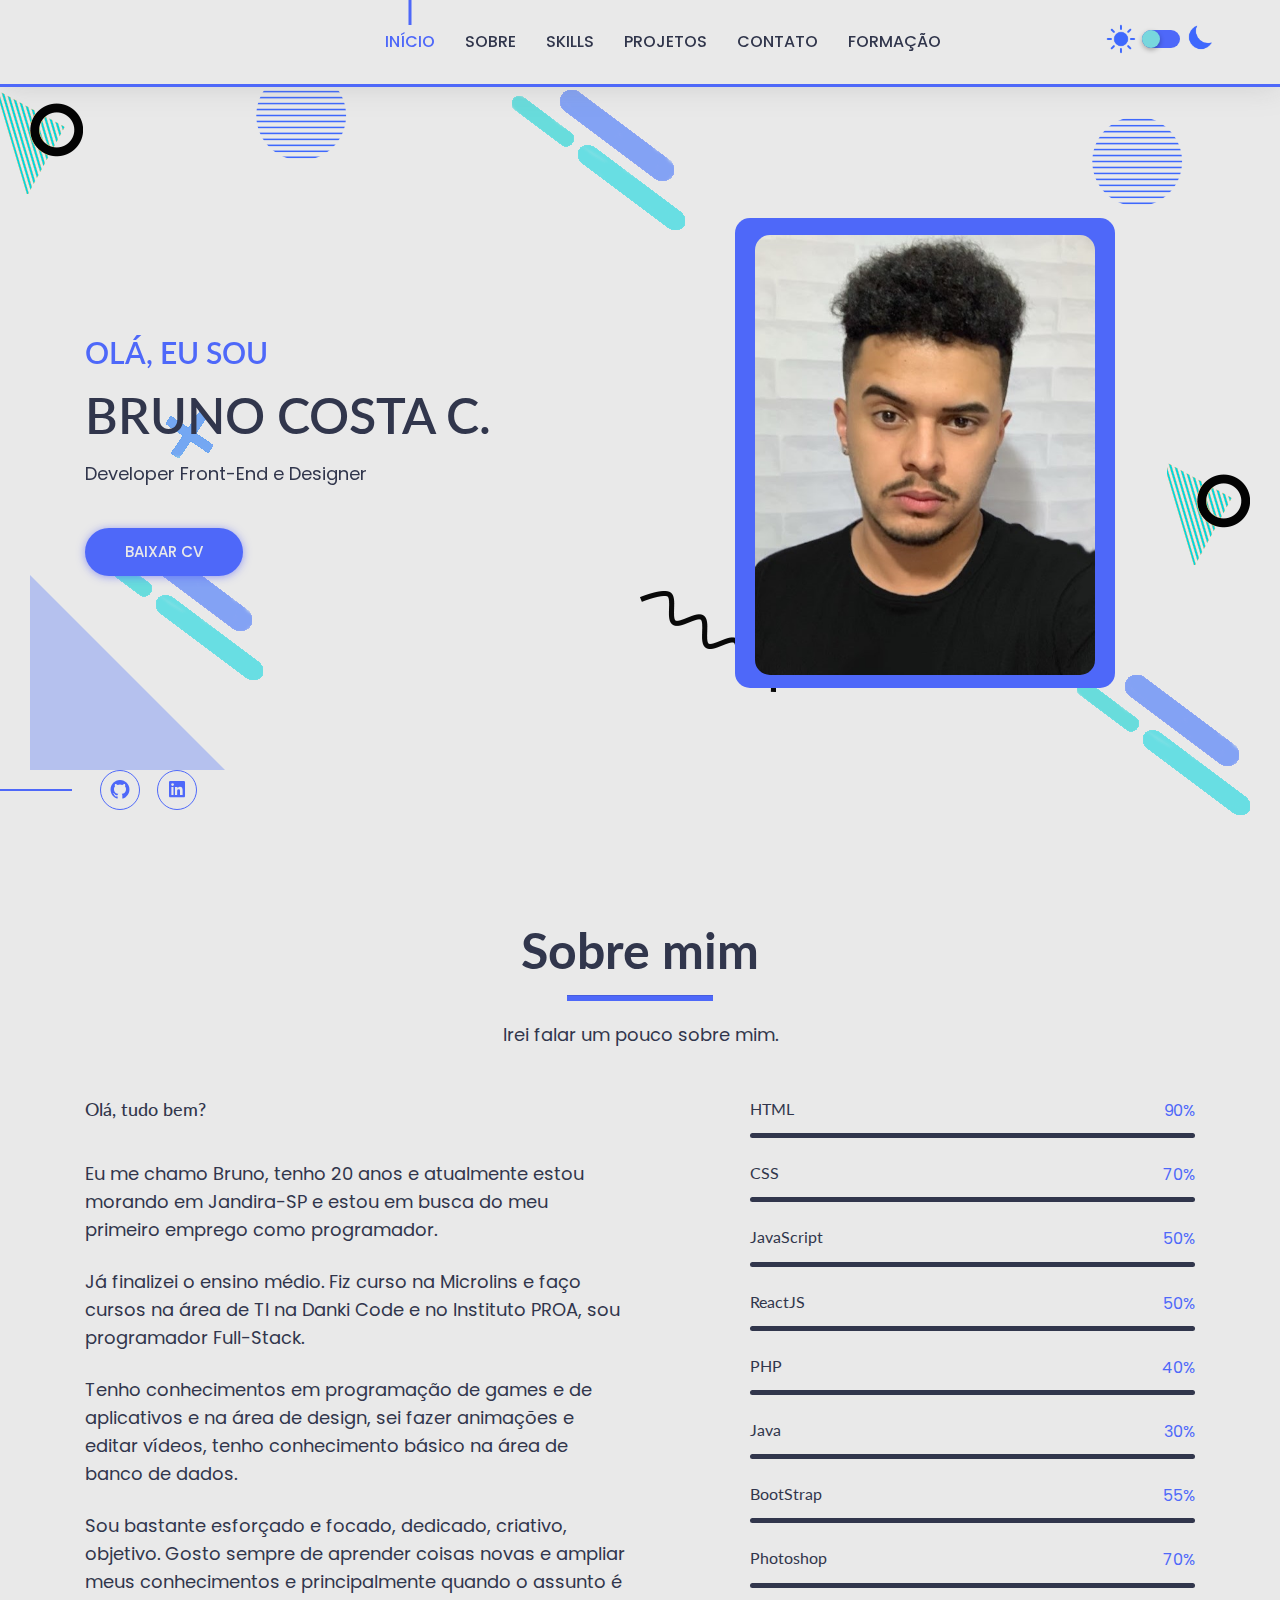
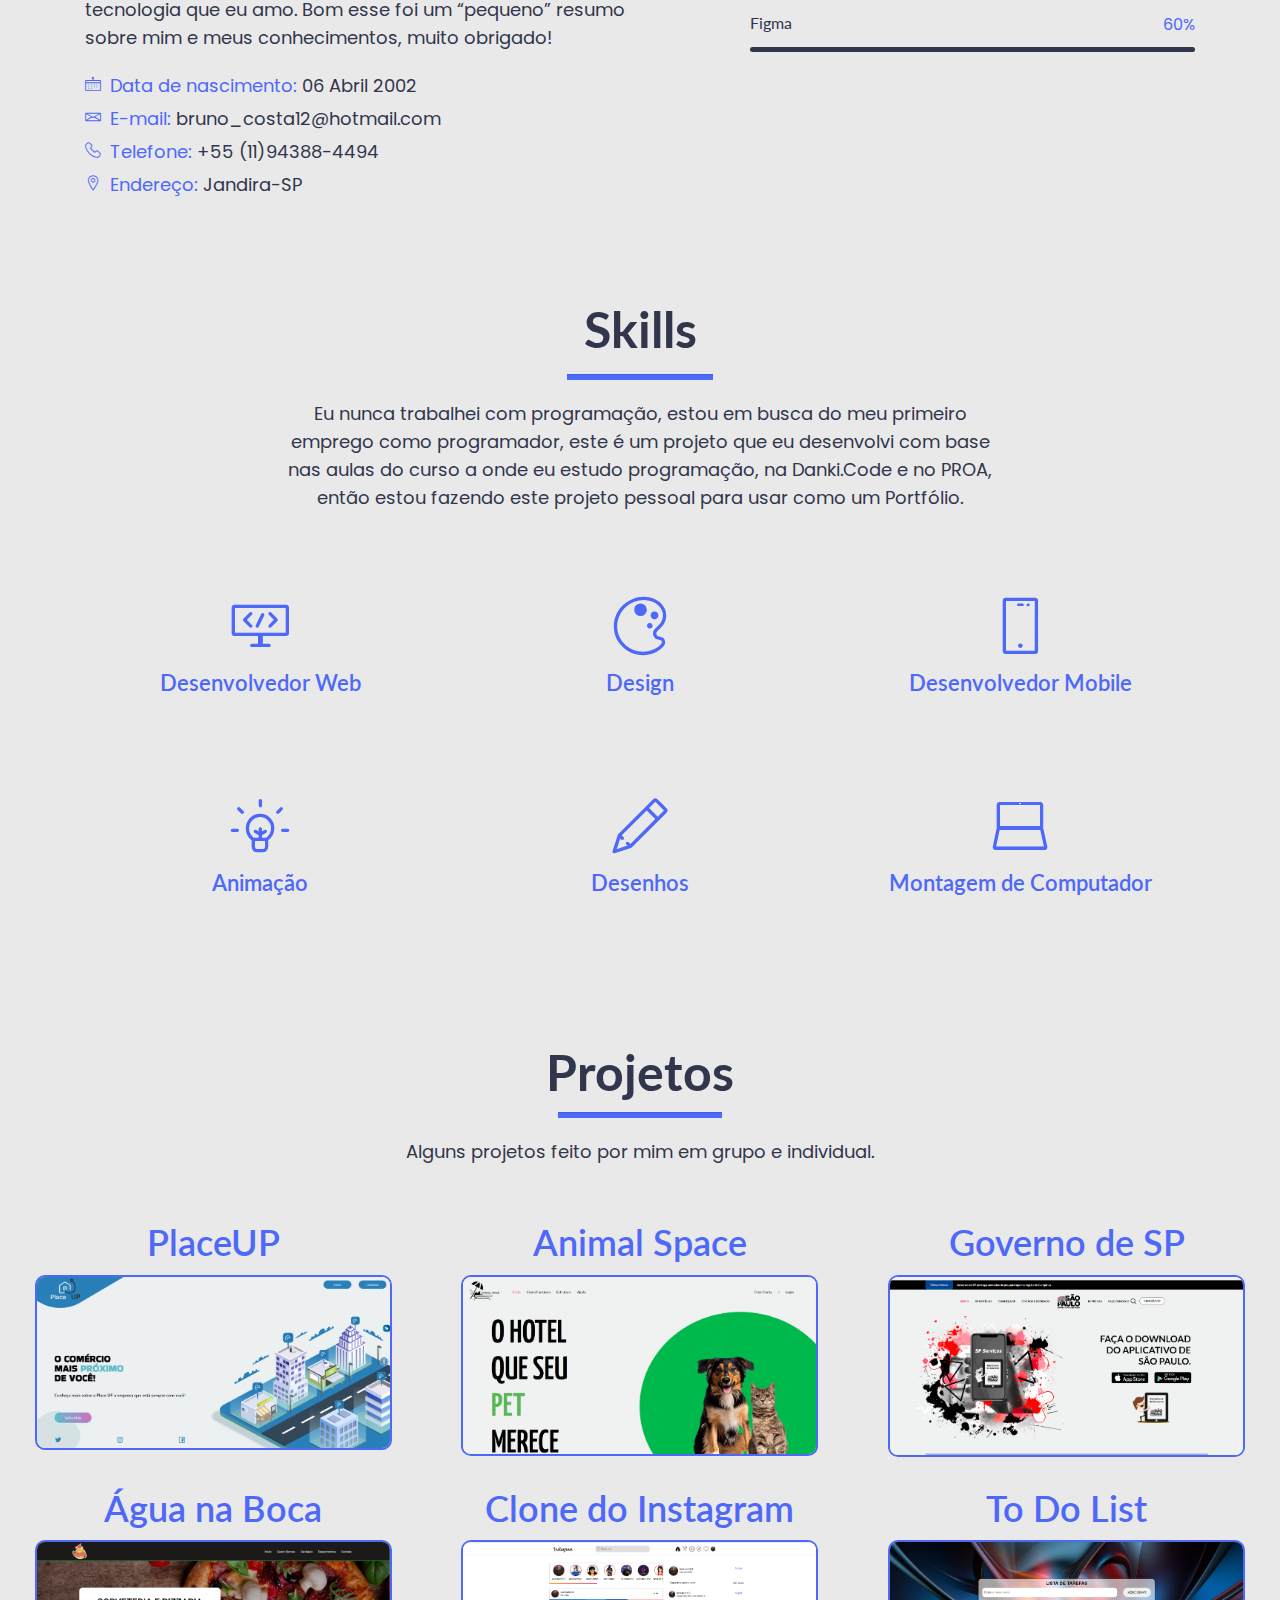
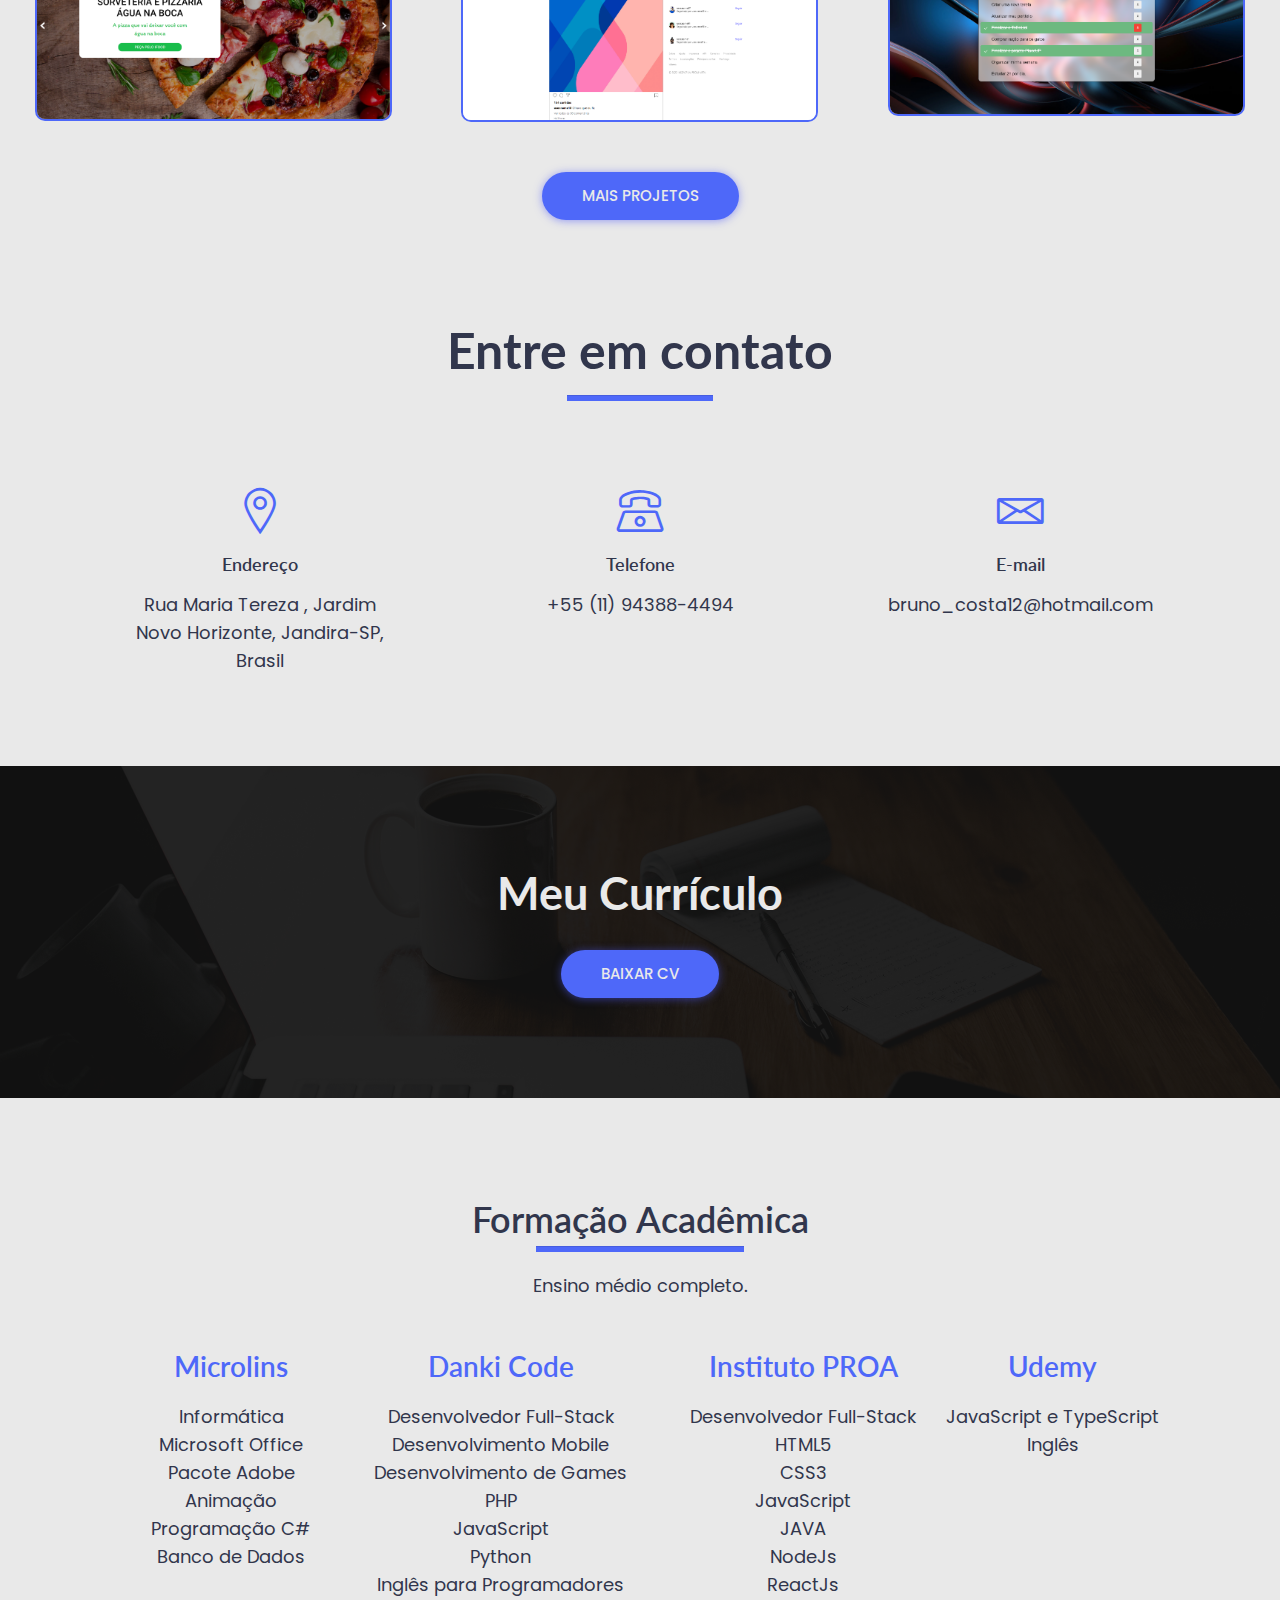
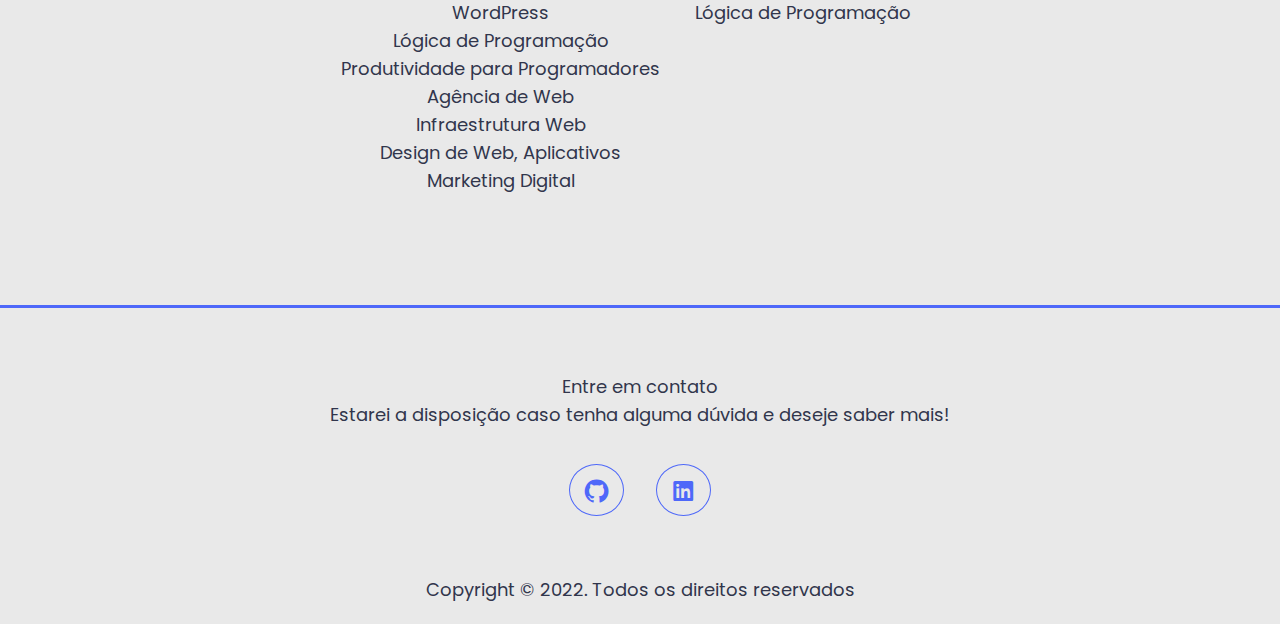
<file: index.html>
<!DOCTYPE html>
<html lang="pt-br">

<head>
    <meta charset="utf-8" />
    <meta http-equiv="content-language" content="pt-br, en-US," />
	<meta http-equiv="X-UA-Compatible" content="IE=edge">
    <meta name="viewport" content="width=device-width, initial-scale=1.0">	
    <link href="https://fonts.googleapis.com/css2?family=Lato:ital,wght@0,100;0,300;0,400;0,700;0,900;1,100;1,300;1,400;1,700;1,900&family=Poppins:ital,wght@0,100;0,200;0,300;0,400;0,500;0,600;0,700;0,800;0,900;1,100;1,200;1,300;1,400;1,500;1,600;1,700;1,800;1,900&display=swap" rel="stylesheet">
    <link rel="shortcut icon" href="images/favicon.ico">
    <link rel="stylesheet" href="css/bootstrap.min.css">
    <link rel="stylesheet" href="css/LineIcons.css">
    <link rel="stylesheet" href="css/default.css">
    <link rel="stylesheet" href="css/style.css">
    <title>Portfólio Bruno Costa C.</title>
</head>

<body>           
    <header id="home" class="header-area">
        <div class="navigation fixed-top">
            <div class="dark">
                <img src="images/sun.png" class="sun">
                <input type="checkbox" id="switch" class="toggle-control">
                <label for="switch"></label>
                <img src="images/moon.png" class="moon">
            </div>
            <div class="container">
                <div class="row">
                    <div class="col-lg-12">
                        <nav class="navbar navbar-expand-lg">
                            <button class="navbar-toggler" type="button" data-toggle="collapse" data-target="#navbarSupportedContent" aria-controls="navbarSupportedContent" aria-expanded="false" aria-label="Toggle navigation">
                                <span class="toggler-icon"></span>
                                <span class="toggler-icon"></span>
                                <span class="toggler-icon"></span>
                            </button>

                            <div class="collapse navbar-collapse" id="navbarSupportedContent">               
                                <ul class="navbar-nav ml-auto">
                                    <li class="nav-item active"><a class="page-scroll" href="#home">Início</a></li>
                                    <li class="nav-item"><a class="page-scroll" href="#about">Sobre</a></li>
                                    <li class="nav-item"><a class="page-scroll" href="#skills">Skills</a></li>
                                    <li class="nav-item"><a class="page-scroll" href="#work">Projetos</a></li>
                                    <li class="nav-item"><a class="page-scroll" href="#contact">Contato</a></li>
                                    <li class="nav-item"><a class="page-scroll" href="#cursos">Formação</a></li>
                                </ul>
                            </div> <!-- navbar collapse -->
                        </nav> <!-- navbar -->
                    </div>
                </div> <!-- row -->
            </div> <!-- container -->
        </div> <!-- navigation -->

        <div id="parallax" class="header-content d-flex align-items-center">
            <div class="header-shape shape-one layer" data-depth="0.10">
                <img src="images/banner/shape/shape-1.png" alt="Shape">
            </div> <!-- header shape -->
            <div class="header-shape shape-tow layer" data-depth="0.30">
                <img src="images/banner/shape/shape-2.png" alt="Shape">
            </div> <!-- header shape -->
            <div class="header-shape shape-three layer" data-depth="0.40">
                <img src="images/banner/shape/shape-3.png" alt="Shape">
            </div> <!-- header shape -->
            <div class="header-shape shape-fore layer" data-depth="0.60">
                <img src="images/banner/shape/shape-2.png" alt="Shape">
            </div> <!-- header shape -->
            <div class="header-shape shape-five layer" data-depth="0.20">
                <img src="images/banner/shape/shape-1.png" alt="Shape">
            </div> <!-- header shape -->
            <div class="header-shape shape-six layer" data-depth="0.15">
                <img src="images/banner/shape/shape-4.png" alt="Shape">
            </div> <!-- header shape -->
            <div class="header-shape shape-seven layer" data-depth="0.50">
                <img src="images/banner/shape/shape-5.png" alt="Shape">
            </div> <!-- header shape -->
            <div class="header-shape shape-eight layer" data-depth="0.40">
                <img src="images/banner/shape/shape-3.png" alt="Shape">
            </div> <!-- header shape -->
            <div class="header-shape shape-nine layer" data-depth="0.20">
                <img src="images/banner/shape/shape-6.png" alt="Shape">
            </div> <!-- header shape -->
            <div class="header-shape shape-ten layer" data-depth="0.30">
                <img src="images/banner/shape/shape-3.png" alt="Shape">
            </div> <!-- header shape -->
            <div class="container">
                <div class="row align-items-center">
                    <div class="col-xl-5 col-lg-6">
                        <div class="header-content-right">
                            <h4 class="sub-title">Olá, Eu sou</h4>
                            <h1 class="title">Bruno Costa C.</h1>
                            <p>Developer Front-End e Designer</p>
                            <a class="main-btn" target="_blank" href="https://docs.google.com/uc?export=download&id=1jFEcZYgQccTzN13VNC8wiZJO--D19B9r">Baixar CV</a>
                        </div> <!-- header content right -->
                    </div>
                    <div class="col-lg-6 offset-xl-1">
                        <div class="header-image d-none d-lg-block">
                            <img src="images/banner/perfil.jpg" alt="perfil">
                        </div> <!-- header image -->
                    </div>
                </div> <!-- row -->
            </div> <!-- container -->
            <div class="header-social">
                <div class="container">
                    <div class="row">
                        <div class="col-lg-12">
                            <div class="header-social-icon">
                                <ul>
                                    <li><a target="_blank" href="https://github.com/ihyperbr"><i class="lni-github-original"></i></a></li>
                                    <li><a target="_blank" href="https://www.linkedin.com/in/bruno-costa-a643621b2/"><i class="lni-linkedin-original"></i></a></li>
                                </ul>
                            </div> <!-- header social -->
                        </div>
                    </div> <!-- row -->
                </div> <!-- container -->
            </div> <!-- header social -->
        </div> <!-- header content -->
    </header>

    <section id="about" class="about-area pt-100 pb-0">
        <div class="container">
            <div class="row justify-content-center">
                <div class="col-lg-8">
                    <div class="section-title text-center">
                        <h2 class="title">Sobre mim</h2>
                        <hr>
                        <p>Irei falar um pouco sobre mim.</p>
                    </div> <!-- section title -->
                </div>
            </div> <!-- row -->
            <div class="row">
                <div class="col-lg-6">
                    <div class="about-content mt-50">
                        <h5 class="about-title">Olá, tudo bem?</h5>
                        <br />
                        <p>Eu me chamo Bruno, tenho 20 anos e atualmente estou morando em Jandira-SP e 
                        estou em busca do meu primeiro emprego como programador.</p> 
                        <br />   
                        <p>Já finalizei o ensino médio. Fiz curso na Microlins e 
                        faço cursos na área de TI na Danki Code e no Instituto PROA, sou programador Full-Stack.</p>
                        <br />    
                        <p>Tenho conhecimentos em programação de games e de aplicativos e na área de design, sei fazer animações e editar vídeos, 
                        tenho conhecimento básico na área de banco de dados. </p>    
                        <br />    
                        <p>Sou bastante esforçado e focado, dedicado, criativo, objetivo. Gosto sempre de aprender coisas novas e 
                        ampliar meus conhecimentos e principalmente quando o assunto é tecnologia que eu amo. 
                        Bom esse foi um “pequeno” resumo sobre mim e meus conhecimentos, muito obrigado!</p>
                        <ul class="clearfix">
                            <li>
                                <div class="single-info d-flex align-items-center">
                                    <div class="info-icon">
                                        <i class="lni-calendar"></i>
                                    </div>
                                    <div class="info-text">
                                        <p><span>Data de nascimento:</span> 06 Abril 2002</p>
                                    </div>
                                </div> <!-- single info -->
                            </li>
                            <li>
                                <div class="single-info d-flex align-items-center">
                                    <div class="info-icon">
                                        <i class="lni-envelope"></i>
                                    </div>
                                    <div class="info-text">
                                        <p><span>E-mail:</span> bruno_costa12@hotmail.com</p>
                                    </div>
                                </div> <!-- single info -->
                            </li>
                            <li>
                                <div class="single-info d-flex align-items-center">
                                    <div class="info-icon">
                                        <i class="lni-phone-handset"></i>
                                    </div>
                                    <div class="info-text">
                                        <p><span>Telefone:</span> +55 (11)94388-4494</p>
                                    </div>
                                </div> <!-- single info -->
                            </li>
                            <li>
                                <div class="single-info d-flex align-items-center">
                                    <div class="info-icon">
                                        <i class="lni-map-marker"></i>
                                    </div>
                                    <div class="info-text">
                                        <p><span>Endereço:</span> Jandira-SP</p>
                                    </div>
                                </div> <!-- single info -->
                            </li>
                        </ul>
                    </div> <!-- about content -->
                </div>
                <div class="col-xl-5 offset-xl-1 col-lg-6">
                    <div class="about-skills pt-25">
                        <div class="skill-item mt-25">
                            <div class="skill-header">
                                <h6 class="skill-title">HTML</h6>
                                <div class="skill-percentage">
                                    <div class="count-box counted">
                                        <span class="counter">90</span>
                                    </div>
                                    %
                                </div>
                            </div>
                            <div class="skill-bar">
                                <div class="bar-inner">
                                    <div class="bar progress-line" data-width="90"></div>
                                </div>
                            </div>
                        </div> <!-- skill item -->
                        <div class="skill-item mt-25">
                            <div class="skill-header">
                                <h6 class="skill-title">CSS</h6>
                                <div class="skill-percentage">
                                    <div class="count-box counted">
                                        <span class="counter">70</span>
                                    </div>
                                    %
                                </div>
                            </div>
                            <div class="skill-bar">
                                <div class="bar-inner">
                                    <div class="bar progress-line" data-width="70"></div>
                                </div>
                            </div>
                        </div> <!-- skill item -->            
                        <div class="skill-item mt-25">
                            <div class="skill-header">
                                <h6 class="skill-title">JavaScript</h6>
                                <div class="skill-percentage">
                                    <div class="count-box counted">
                                        <span class="counter">50</span>
                                    </div>
                                    %
                                </div>
                            </div>
                            <div class="skill-bar">
                                <div class="bar-inner">
                                    <div class="bar progress-line" data-width="50"></div>
                                </div>
                            </div>
                        </div> <!-- skill item -->
                        <div class="skill-item mt-25">
                            <div class="skill-header">
                                <h6 class="skill-title">ReactJS</h6>
                                <div class="skill-percentage">
                                    <div class="count-box counted">
                                        <span class="counter">50</span>
                                    </div>
                                    %
                                </div>
                            </div>
                            <div class="skill-bar">
                                <div class="bar-inner">
                                    <div class="bar progress-line" data-width="50"></div>
                                </div>
                            </div>
                        </div> <!-- skill item -->
                        <div class="skill-item mt-25">
                            <div class="skill-header">
                                <h6 class="skill-title">PHP</h6>
                                <div class="skill-percentage">
                                    <div class="count-box counted">
                                        <span class="counter">40</span>
                                    </div>
                                    %
                                </div>
                            </div>
                            <div class="skill-bar">
                                <div class="bar-inner">
                                    <div class="bar progress-line" data-width="40"></div>
                                </div>
                            </div>
                        </div> <!-- skill item -->
                        <div class="skill-item mt-25">
                            <div class="skill-header">
                                <h6 class="skill-title">Java</h6>
                                <div class="skill-percentage">
                                    <div class="count-box counted">
                                        <span class="counter">30</span>
                                    </div>
                                    %
                                </div>
                            </div>
                            <div class="skill-bar">
                                <div class="bar-inner">
                                    <div class="bar progress-line" data-width="30"></div>
                                </div>
                            </div>
                        </div> <!-- skill item -->
                        <div class="skill-item mt-25">
                            <div class="skill-header">
                                <h6 class="skill-title">BootStrap</h6>
                                <div class="skill-percentage">
                                    <div class="count-box counted">
                                        <span class="counter">55</span>
                                    </div>
                                    %
                                </div>
                            </div>
                            <div class="skill-bar">
                                <div class="bar-inner">
                                    <div class="bar progress-line" data-width="55"></div>
                                </div>
                            </div>
                        </div> <!-- skill item -->
                        <div class="skill-item mt-25">
                            <div class="skill-header">
                                <h6 class="skill-title">Photoshop</h6>
                                <div class="skill-percentage">
                                    <div class="count-box counted">
                                        <span class="counter">70</span>
                                    </div>
                                    %
                                </div>
                            </div>
                            <div class="skill-bar">
                                <div class="bar-inner">
                                    <div class="bar progress-line" data-width="70"></div>
                                </div>
                            </div>
                        </div> <!-- skill item -->
                        <div class="skill-item mt-25">
                            <div class="skill-header">
                                <h6 class="skill-title">Figma</h6>
                                <div class="skill-percentage">
                                    <div class="count-box counted">
                                        <span class="counter">60</span>
                                    </div>
                                    %
                                </div>
                            </div>
                            <div class="skill-bar">
                                <div class="bar-inner">
                                    <div class="bar progress-line" data-width="60"></div>
                                </div>
                            </div>
                        </div> <!-- skill item -->
                    </div> <!-- about skills -->
                </div>
            </div> <!-- row -->
        </div> <!-- container -->
    </section>

    <section id="skills" class="skills-area gray-bg pt-100 pb-0">
        <div class="container">
            <div class="row justify-content-center">
                <div class="col-lg-8">
                    <div class="section-title text-center pb-30">
                        <h2 class="title">Skills</h2>
                        <hr>
                        <p>Eu nunca trabalhei com programação, estou em busca do meu 
                        primeiro emprego como programador, este é um projeto que eu desenvolvi 
                        com base nas aulas do curso a onde eu estudo programação, na Danki.Code e no PROA, 
                        então estou fazendo este projeto pessoal para usar como um Portfólio.</p>
                    </div> <!-- section title -->
                </div>
            </div> <!-- row -->
            <div class="row justify-content-center">
                <div class="col-lg-4 col-md-6 col-sm-8">
                    <div class="single-skills text-center mt-30">
                        <div class="skills-icon">
                            <i class="lni-code-alt"></i>
                        </div>
                        <div class="skills-content">
                            <h4 class="skills-title">Desenvolvedor Web</h4>
                        </div>
                    </div> <!-- single skills -->
                </div>
                <div class="col-lg-4 col-md-6 col-sm-8">
                    <div class="single-skills text-center mt-30">
                        <div class="skills-icon">
                            <i class="lni-color-pallet"></i>
                        </div>
                        <div class="skills-content">
                            <h4 class="skills-title">Design</h4>
                        </div>
                    </div> <!-- single skills -->
                </div>
                <div class="col-lg-4 col-md-6 col-sm-8">
                    <div class="single-skills text-center mt-30">
                        <div class="skills-icon">
                            <i class="lni-mobile"></i>
                        </div>
                        <div class="skills-content">
                            <h4 class="skills-title">Desenvolvedor Mobile</h4>
                        </div>
                    </div> <!-- single skills -->
                </div>
                <div class="col-lg-4 col-md-6 col-sm-8">
                    <div class="single-skills text-center mt-30">
                        <div class="skills-icon">
                            <i class="lni-invention"></i>
                        </div>
                        <div class="skills-content">
                            <h4 class="skills-title">Animação</h4>
                        </div>
                    </div> <!-- single skills -->
                </div>
                <div class="col-lg-4 col-md-6 col-sm-8">
                    <div class="single-skills text-center mt-30">
                        <div class="skills-icon">
                            <i class="lni-pencil"></i>
                        </div>
                        <div class="skills-content">
                            <h4 class="skills-title">Desenhos</h4>
                        </div>
                    </div> <!-- single skills -->
                </div>
                <div class="col-lg-4 col-md-6 col-sm-8">
                    <div class="single-skills text-center mt-30">
                        <div class="skills-icon">
                            <i class="lni-laptop"></i>
                        </div>
                        <div class="skills-content">
                            <h4 class="skills-title">Montagem de Computador</h4>
                        </div>
                    </div> <!-- single skills -->
                </div>
            </div> <!-- row -->
        </div> <!-- container -->
    </section>

    <section id="work" class="work-area pt-100 pb-0">
        <div class="container container-project">
            <div class="row justify-content-center">
                <div class="col-lg-8">
                    <div class="section-title text-center pb-25">
                        <h2 class="title-project">Projetos</h2>
                        <hr>
                        <p>Alguns projetos feito por mim em grupo e individual.</p>
                    </div> <!-- section title -->
                </div>
            </div> <!-- row -->
            <div class="row">
                <div class="col-lg-4 col-md-6 col-sm-6">
                    <div class="single-work text-center mt-30">
                        <div class="work-image">
                            <h2>PlaceUP</h2>
                            <a href="https://place-up.vercel.app/" target="_blank"><img src="images/work/placeup.png" alt="instagram"></a>
                        </div>
                    </div> <!-- single work -->
                </div>  
                <div class="col-lg-4 col-md-6 col-sm-6">
                    <div class="single-work text-center mt-30">
                        <div class="work-image">
                            <h2>Animal Space</h2>
                            <a href="https://animal-space.vercel.app/" target="_blank"><img src="images/work/hotel.png" alt="hotel"></a>
                        </div>
                    </div> <!-- single work -->
                </div>
                <div class="col-lg-4 col-md-6 col-sm-6">
                    <div class="single-work text-center mt-30">
                        <div class="work-image">
                            <h2>Governo de SP</h2>
                            <a href="https://governo-de-sp.vercel.app/" target="_blank"><img src="images/work/governo.png" alt="governo"></a>
                        </div>                    
                    </div> <!-- single work -->
                </div>
                <div class="col-lg-4 col-md-6 col-sm-6">
                    <div class="single-work text-center mt-30">
                        <div class="work-image">
                            <h2>Água na Boca</h2>
                            <a href="https://agua-na-boca.vercel.app/" target="_blank"><img src="images/work/pizzaria.png" alt="pizzaria"></a>
                        </div>
                    </div> <!-- single work -->
                </div>    
                <div class="col-lg-4 col-md-6 col-sm-6">
                    <div class="single-work text-center mt-30">
                        <div class="work-image">
                            <h2>Clone do Instagram</h2>
                            <a href="https://clone-instagram-bc.vercel.app/" target="_blank"><img src="images/work/Instagram.png" alt="instagram"></a>
                        </div>
                    </div> <!-- single work -->
                </div>          
                <div class="col-lg-4 col-md-6 col-sm-6">
                    <div class="single-work text-center mt-30">
                        <div class="work-image">
                            <h2>To Do List</h2>
                            <a href="https://to-do-list-seven-mu.vercel.app/" target="_blank"><img src="images/work/todolist.png" alt="instagram"></a>
                        </div>
                    </div> <!-- single work -->
                </div> 
            </div> <!-- row -->
            <div class="row">
                <div class="col-lg-12">
                    <div class="work-more text-center mt-50">
                        <a class="main-btn" target="_blank" href="pages/projetos.html">Mais Projetos</a>
                    </div> <!-- work more -->
                </div>
            </div> <!-- row -->
        </div> <!-- container -->
    </section>

    <section id="contact" class="contact-area pt-100 pb-80 gray-bg"> 
        <div class="container">
            <div class="row justify-content-center">
                <div class="col-lg-8">
                    <div class="section-title text-center pb-25">
                        <h2 class="title">Entre em contato</h2>
                        <hr>
                    </div> <!-- section title -->
                </div>
            </div> <!-- row -->
            <div class="row justify-content-center">
                <div class="col-lg-4 col-md-6 col-sm-7">
                    <div class="contact-box text-center mt-30">
                        <div class="contact-icon">
                            <i class="lni-map-marker"></i>
                        </div>
                        <div class="contact-content">
                            <h6 class="contact-title">Endereço</h6>
                            <p>Rua Maria Tereza , Jardim Novo Horizonte, Jandira-SP, Brasil</p>
                        </div>
                    </div> <!-- contact box -->
                </div>
                <div class="col-lg-4 col-md-6 col-sm-7">
                    <div class="contact-box text-center mt-30">
                        <div class="contact-icon">
                            <i class="lni-phone"></i>
                        </div>
                        <div class="contact-content">
                            <h6 class="contact-title">Telefone</h6>
                            <p>+55 (11) 94388-4494</p>
                        </div>
                    </div> <!-- contact box -->
                </div>
                <div class="col-lg-4 col-md-6 col-sm-7">
                    <div class="contact-box text-center mt-30">
                        <div class="contact-icon">
                            <i class="lni-envelope"></i>
                        </div>
                        <div class="contact-content">
                            <h6 class="contact-title">E-mail</h6>
                            <p>bruno_costa12@hotmail.com</p>
                        </div>
                    </div> <!-- contact box -->
                </div>
            </div> <!-- row -->
        </div> <!-- container -->
    </section>

    <section id="curriculo" class="curriculo pt-100 pb-100 bg_cover">
        <div class="container">
            <div class="row justify-content-center">
                <div class="col-xl-8 col-lg-9">
                    <div class="curriculo-content text-center">
                        <h2 class="curriculo-title">Meu Currículo</h2>
                        <a class="main-btn" target="_blank" href="https://docs.google.com/uc?export=download&id=1jFEcZYgQccTzN13VNC8wiZJO--D19B9r">Baixar CV</a>
                    </div> <!-- call action content -->
                </div>
            </div> <!-- row -->
        </div> <!-- container -->
    </section>

    <section id="cursos" class="cursos-area gray-bg pt-100 pb-0">
        <div class="container">
            <div class="row justify-content-center">
                <div class="text-center">
                    <h2 class="title">Formação Acadêmica</h2>
                    <hr>
                    <p>Ensino médio completo.</p>
                    <div class="cursos text-center">
                        <div class="text-curso">
                            <h3>Microlins</h3>
                            <p>Informática</p>
                            <p>Microsoft Office</p>
                            <p>Pacote Adobe</p>
                            <p>Animação</p>
                            <p>Programação C#</p>
                            <p>Banco de Dados</p>
                        </div>
                    </div> <!-- cursos -->
                    <div class="cursos text-center">
                        <div class="text-curso">
                            <h3>Danki Code</h3>
                            <p>Desenvolvedor Full-Stack</p>
                            <p>Desenvolvimento Mobile</p>
                            <p>Desenvolvimento de Games</p>
                            <p>PHP</p>
                            <p>JavaScript</p>
                            <p>Python</p>
                            <p>Inglês para Programadores</p>
                            <p> WordPress</p>
                            <p>Lógica de Programação</p>
                            <p>Produtividade para Programadores</p>
                            <p>Agência de Web</p>
                            <p>Infraestrutura Web</p>
                            <p>Design de Web, Aplicativos</p>
                            <p>Marketing Digital</p>
                            </p>             
                        </div>
                    </div> <!-- cursos -->
                    <div class="cursos text-center">
                        <div class="text-curso">
                            <h3>Instituto PROA</h3>
                            <p>Desenvolvedor Full-Stack</p>
                            <p>HTML5</p>
                            <p>CSS3</p>
                            <p>JavaScript</p>
                            <p>JAVA</p>
                            <p>NodeJs</p>
                            <p>ReactJs</p>
                            <p>Lógica de Programação</p>
                        </div>
                    </div> <!-- cursos -->   
                    <div class="cursos text-center">
                        <div class="text-curso">
                            <h3>Udemy</h3>
                            <p>JavaScript e TypeScript</p>
                            <p>Inglês</p>
                        </div>
                    </div> <!-- cursos -->   
                </div>
            </div> <!-- row -->
        </div> <!-- container -->

    <footer id="footer" class="footer-area pt-90 pb-0">
        <div class="footer-widget pt-30 pb-40">
            <div class="container">
                <div class="row justify-content-center">
                    <div class="col-lg-8">
                        <div class="footer-content text-center">
                            <p class="mt-">Entre em contato <br/>
                            Estarei a disposição caso tenha alguma dúvida e deseje saber mais!</p>
                            <ul>
                                <li><a target="_blank" href="https://github.com/ihyperbr"><i class="lni-github-original"></i></a></li>
                                <li><a target="_blank" href="https://www.linkedin.com/in/bruno-costa-a643621b2/"><i class="lni-linkedin-original"></i></a></li>
                            </ul>
                        </div> <!-- footer content -->
                    </div>
                </div> <!-- row -->
            </div> <!-- container -->
        </div> <!-- footer widget -->
        <div class="footer-copyright pb-20">
            <div class="container">
                <div class="row">
                    <div class="col-lg-12">
                        <div class="copyright-text text-center pt-20">
                            <p>Copyright © 2022. Todos os direitos reservados<a target="_blank" href="" rel="nofollow"></a></p>
                        </div> <!-- copyright text -->
                    </div>
                </div> <!-- row -->
            </div> <!-- container -->
        </div> <!-- footer widget -->
    </footer>

    <a href="#" class="back-to-top"><i class="lni-chevron-up"></i></a>

    <script src="js/dark-mode.js"></script>
    <script src="js/vendor/modernizr-3.6.0.min.js"></script>
    <script src="js/vendor/jquery-1.12.4.min.js"></script>
    <script src="js/bootstrap.min.js"></script>
    <script src="js/jquery.magnific-popup.min.js"></script>
    <script src="js/parallax.min.js"></script>
    <script src="js/jquery.counterup.min.js"></script>
    <script src="js/jquery.appear.min.js"></script>
    <script src="js/scrolling-nav.js"></script>
    <script src="js/jquery.easing.min.js"></script>
    <script src="js/main.js"></script>
</body>
</html>
</file>
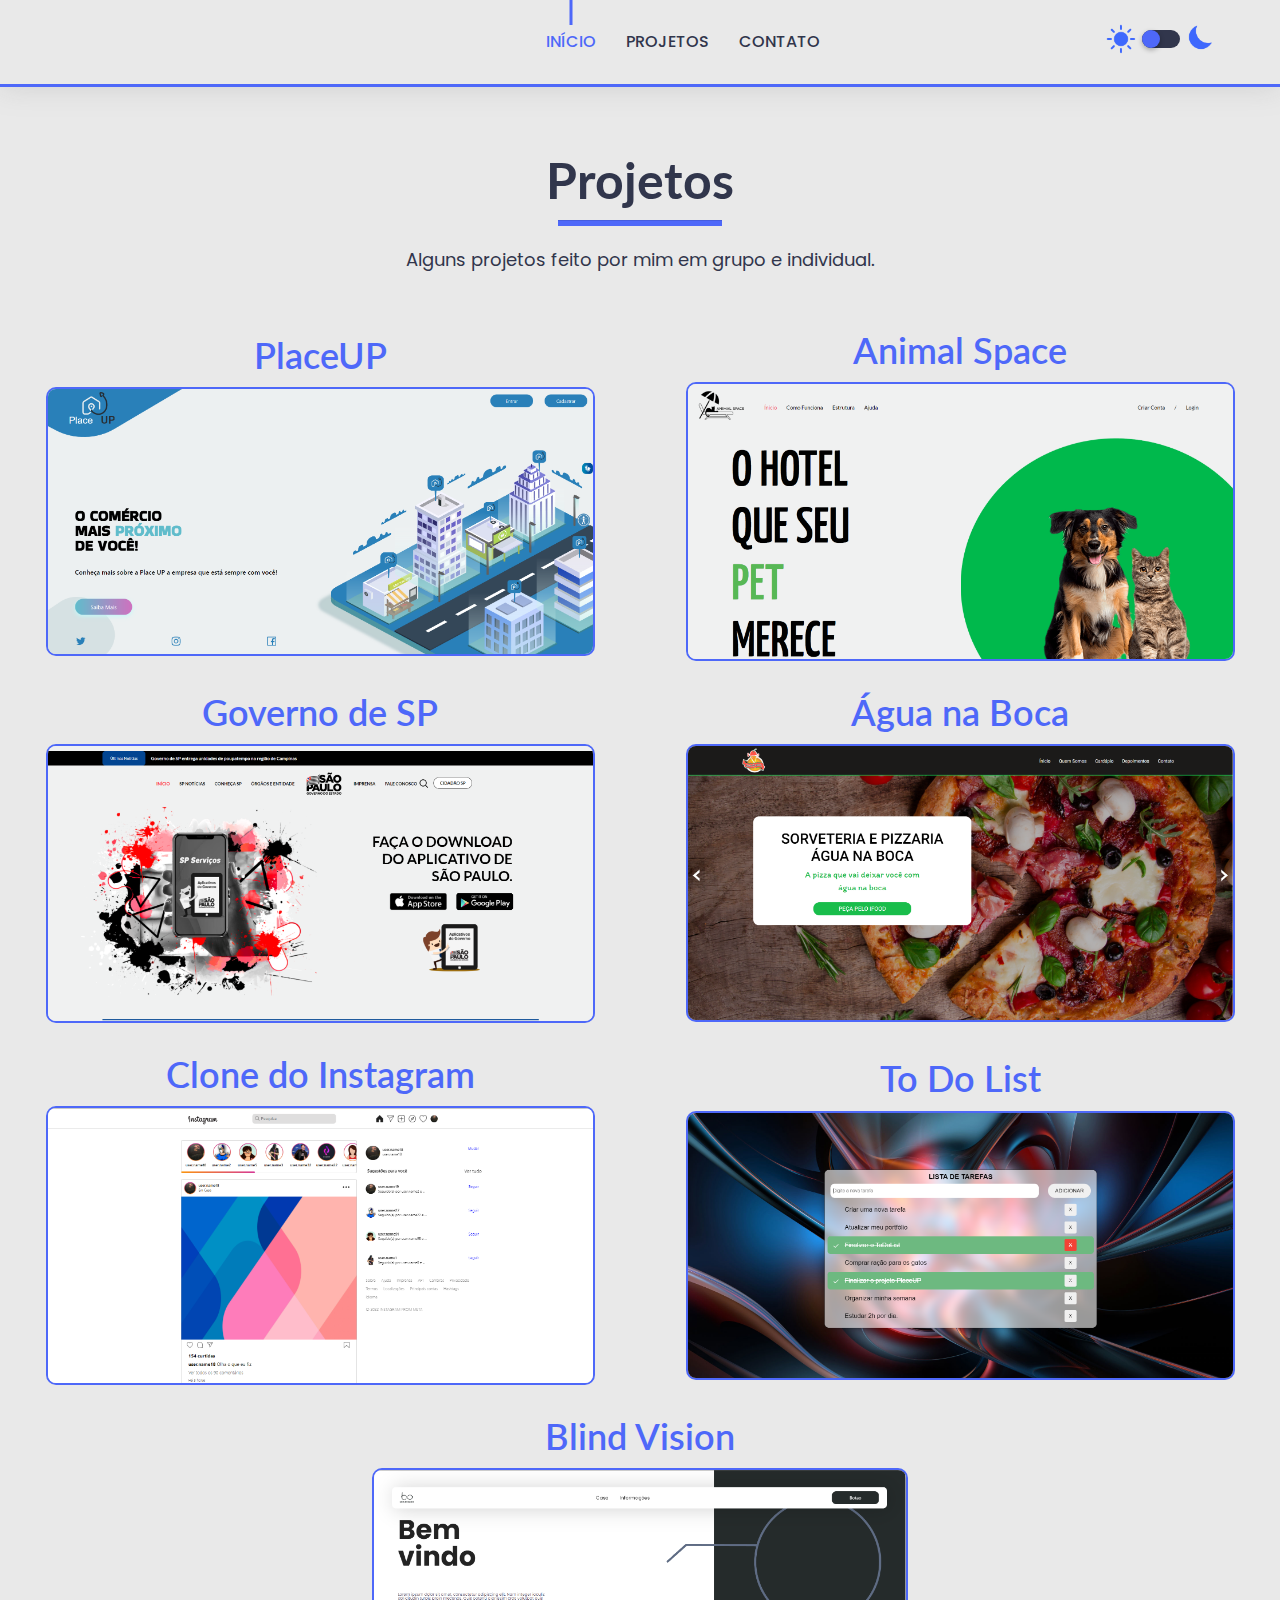
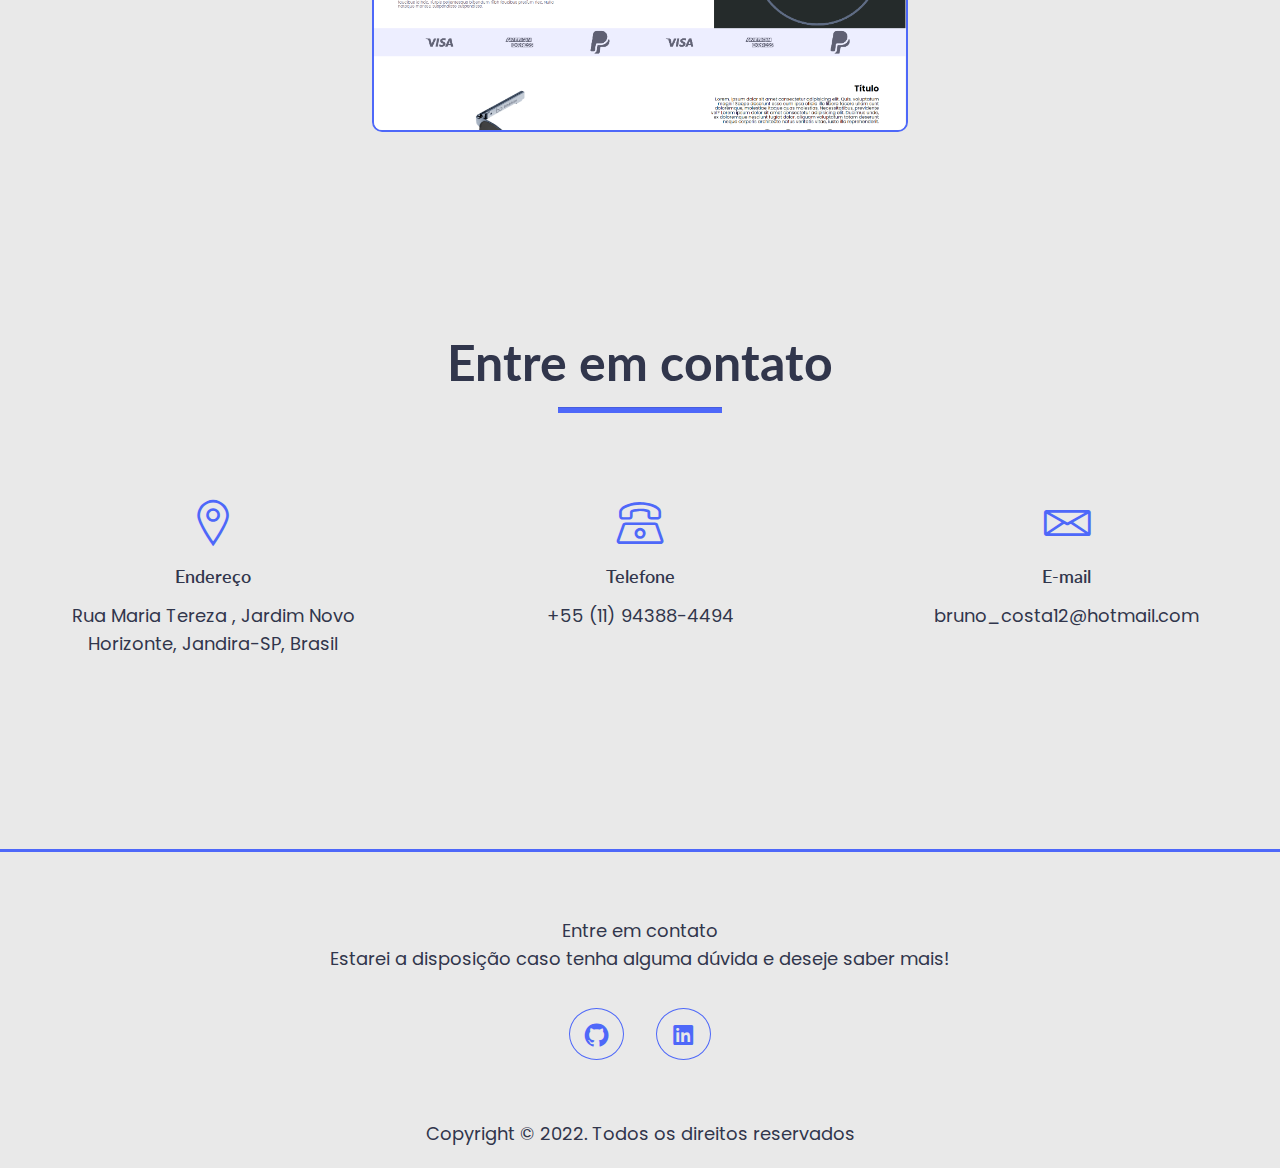
<file: pages/projetos.html>
<!DOCTYPE html>
<html lang="pt-br">

<head>
    <meta charset="utf-8" />
    <meta http-equiv="content-language" content="pt-br, en-US," />
	<meta http-equiv="X-UA-Compatible" content="IE=edge">
    <meta name="viewport" content="width=device-width, initial-scale=1.0">	
    <link href="https://fonts.googleapis.com/css2?family=Lato:ital,wght@0,100;0,300;0,400;0,700;0,900;1,100;1,300;1,400;1,700;1,900&family=Poppins:ital,wght@0,100;0,200;0,300;0,400;0,500;0,600;0,700;0,800;0,900;1,100;1,200;1,300;1,400;1,500;1,600;1,700;1,800;1,900&display=swap" rel="stylesheet">
    <link rel="shortcut icon" href="../images/favicon.ico">
    <link rel="stylesheet" href="css/bootstrap.min.css">
    <link rel="stylesheet" href="../css/LineIcons.css">
    <link rel="stylesheet" href="css/default.css">
    <link rel="stylesheet" href="css/style.css">
    <title>Projetos</title>
</head>

<body>
    <header id="home" class="header-area">
        <div class="navigation fixed-top">
            <div class="dark">
                <img src="../images/sun.png" class="sun">
                <input type="checkbox" id="switch" class="toggle-control">
                <label for="switch"></label>
                <img src="../images/moon.png" class="moon">
            </div>
            <div class="container">
                <div class="row">
                    <div class="col-lg-12">
                        <nav class="navbar navbar-expand-lg">
                            <button class="navbar-toggler" type="button" data-toggle="collapse" data-target="#navbarSupportedContent" aria-controls="navbarSupportedContent" aria-expanded="false" aria-label="Toggle navigation">
                                <span class="toggler-icon"></span>
                                <span class="toggler-icon"></span>
                                <span class="toggler-icon"></span>
                            </button>

                            <div class="collapse navbar-collapse" id="navbarSupportedContent">               
                                <ul class="navbar-nav ml-auto">
                                    <li class="nav-item active"><a href="../../index.html">Início</a></li>                                    
                                    <li class="nav-item"><a class="page-scroll" href="#work">Projetos</a></li>
                                    <li class="nav-item"><a class="page-scroll" href="#contact">Contato</a></li>
                                </ul>
                            </div> <!-- navbar collapse -->
                        </nav> <!-- navbar -->
                    </div>
                </div> <!-- row -->
            </div> <!-- container -->
        </div> <!-- navigation -->

    <section id="work" class="work-area pt-150 pb-100">
        <div class="container">
            <div class="row justify-content-center">
                <div class="col-lg-8">
                    <div class="section-title text-center pb-25">
                        <h2 class="title-project">Projetos</h2>
                        <hr>
                        <p>Alguns projetos feito por mim em grupo e individual.</p>
                    </div> <!-- section title -->
                </div>
            </div> <!-- row -->
            <div class="row">
                <div class="container-projetos col-lg-6 col-md-6 col-sm-6">
                    <div class="single-work text-center mt-30">
                        <div class="work-image">
                            <h2>PlaceUP</h2>
                            <a href="https://place-up.vercel.app/" target="_blank"><img src="../images/work/placeup.png" alt="instagram"></a>
                        </div>
                    </div> <!-- single work -->
                </div>  
                <div class="col-lg-6 col-md-6 col-sm-6" style="margin: auto;">
                    <div class="single-work text-center mt-30">
                        <div class="work-image">
                            <h2>Animal Space</h2>
                            <a href="https://animal-space.vercel.app/" target="_blank"><img src="../images/work/hotel.png" alt="hotel"></a>
                        </div>
                    </div> <!-- single work -->
                </div>
                <div class="col-lg-6 col-md-6 col-sm-6" style="margin: auto;">
                    <div class="single-work text-center mt-30">
                        <div class="work-image">
                            <h2>Governo de SP</h2>
                            <a href="https://governo-de-sp.vercel.app/" target="_blank"><img src="../images/work/governo.png" alt="governo"></a>
                        </div>                    
                    </div> <!-- single work -->
                </div>
                <div class="col-lg-6 col-md-6 col-sm-6" style="margin: auto;">
                    <div class="single-work text-center mt-30">
                        <div class="work-image">
                            <h2>Água na Boca</h2>
                            <a href="https://agua-na-boca.vercel.app/" target="_blank"><img src="../images/work/pizzaria.png" alt="pizzaria"></a>
                        </div>
                    </div> <!-- single work -->
                </div>    
                <div class="col-lg-6 col-md-6 col-sm-6" style="margin: auto;">
                    <div class="single-work text-center mt-30">
                        <div class="work-image">
                            <h2>Clone do Instagram</h2>
                            <a href="https://clone-instagram-bc.vercel.app/" target="_blank"><img src="../images/work/Instagram.png" alt="instagram"></a>
                        </div>
                    </div> <!-- single work -->
                </div>          
                <div class="col-lg-6 col-md-6 col-sm-6" style="margin: auto;">
                    <div class="single-work text-center mt-30">
                        <div class="work-image">
                            <h2>To Do List</h2>
                            <a href="https://to-do-list-seven-mu.vercel.app/" target="_blank"><img src="../images/work/todolist.png" alt="instagram"></a>
                        </div>
                    </div> <!-- single work -->
                </div> 
            </div> <!-- row --> 
            <div class="col-lg-6 col-md-6 col-sm-6" style="margin: auto;">
                <div class="single-work text-center mt-30">
                    <div class="work-image">
                        <h2>Blind Vision</h2>
                        <a href="https://blind-vision.vercel.app/" target="_blank"><img src="../images/work/blind.png" alt="instagram"></a>
                    </div>
                </div> <!-- single work -->
            </div> 
        </div> <!-- row -->             
        </div> <!-- container -->
    </section>

    <section id="contact" class="contact-area pt-100 pb-80 gray-bg"> 
        <div class="container">
            <div class="row justify-content-center">
                <div class="col-lg-8">
                    <div class="section-title text-center pb-25">
                        <h2 class="title">Entre em contato</h2>
                        <hr>
                    </div> <!-- section title -->
                </div>
            </div> <!-- row -->
            <div class="row justify-content-center">
                <div class="col-lg-4 col-md-6 col-sm-7">
                    <div class="contact-box text-center mt-30">
                        <div class="contact-icon">
                            <i class="lni-map-marker"></i>
                        </div>
                        <div class="contact-content">
                            <h6 class="contact-title">Endereço</h6>
                            <p>Rua Maria Tereza , Jardim Novo Horizonte, Jandira-SP, Brasil</p>
                        </div>
                    </div> <!-- contact box -->
                </div>
                <div class="col-lg-4 col-md-6 col-sm-7">
                    <div class="contact-box text-center mt-30">
                        <div class="contact-icon">
                            <i class="lni-phone"></i>
                        </div>
                        <div class="contact-content">
                            <h6 class="contact-title">Telefone</h6>
                            <p>+55 (11) 94388-4494</p>
                        </div>
                    </div> <!-- contact box -->
                </div>
                <div class="col-lg-4 col-md-6 col-sm-7">
                    <div class="contact-box text-center mt-30">
                        <div class="contact-icon">
                            <i class="lni-envelope"></i>
                        </div>
                        <div class="contact-content">
                            <h6 class="contact-title">E-mail</h6>
                            <p>bruno_costa12@hotmail.com</p>
                        </div>
                    </div> <!-- contact box -->
                </div>
            </div> <!-- row -->
        </div> <!-- container -->
    </section>


    <footer id="footer" class="footer-area pt-100 pb-0">
        <div class="footer-widget pt-30 pb-40">
            <div class="container">
                <div class="row justify-content-center">
                    <div class="col-lg-8">
                        <div class="footer-content text-center">
                            <p class="mt-">Entre em contato <br/>
                            Estarei a disposição caso tenha alguma dúvida e deseje saber mais!</p>
                            <ul>
                                <li><a target="_blank" href="https://github.com/ihyperbr"><i class="lni-github-original"></i></a></li>
                                <li><a target="_blank" href="https://www.linkedin.com/in/bruno-costa-a643621b2/"><i class="lni-linkedin-original"></i></a></li>
                            </ul>
                        </div> <!-- footer content -->
                    </div>
                </div> <!-- row -->
            </div> <!-- container -->
        </div> <!-- footer widget -->
        <div class="footer-copyright pb-20">
            <div class="container">
                <div class="row">
                    <div class="col-lg-12">
                        <div class="copyright-text text-center pt-20">
                            <p>Copyright © 2022. Todos os direitos reservados<a target="_blank" href="" rel="nofollow"></a></p>
                        </div> <!-- copyright text -->
                    </div>
                </div> <!-- row -->
            </div> <!-- container -->
        </div> <!-- footer widget -->
    </footer>

    <a href="#" class="back-to-top"><i class="lni-chevron-up"></i></a>

    <script src="../js/dark-mode.js"></script>
    <script src="../js/vendor/modernizr-3.6.0.min.js"></script>
    <script src="../js/vendor/jquery-1.12.4.min.js"></script>
    <script src="../js/bootstrap.min.js"></script>
    <script src="../js/jquery.magnific-popup.min.js"></script>
    <script src="../js/parallax.min.js"></script>
    <script src="../js/jquery.counterup.min.js"></script>
    <script src="../js/jquery.appear.min.js"></script>
    <script src="../js/scrolling-nav.js"></script>
    <script src="../js/jquery.easing.min.js"></script>
    <script src="../js/main.js"></script>
</body>
</html>
</file>
<file: css/default.css>
/* Deafult Margin & Padding */
/*-- Margin Top --*/
.mt-5 {
	margin-top: 5px;
}
.mt-10 {
	margin-top: 10px;
}
.mt-15 {
	margin-top: 15px;
}
.mt-20 {
	margin-top: 20px;
}
.mt-25 {
	margin-top: 25px;
}
.mt-30 {
	margin-top: 30px;
}
.mt-35 {
	margin-top: 35px;
}
.mt-40 {
	margin-top: 40px;
}
.mt-45 {
	margin-top: 45px;
}
.mt-50 {
	margin-top: 50px;
}
.mt-55 {
	margin-top: 55px;
}
.mt-60 {
	margin-top: 60px;
}
.mt-65 {
	margin-top: 65px;
}
.mt-70 {
	margin-top: 70px;
}
.mt-75 {
	margin-top: 75px;
}
.mt-80 {
	margin-top: 80px;
}
.mt-85 {
	margin-top: 85px;
}
.mt-90 {
	margin-top: 90px;
}
.mt-95 {
	margin-top: 95px;
}
.mt-100 {
	margin-top: 100px;
}
.mt-105 {
	margin-top: 105px;
}
.mt-110 {
	margin-top: 110px;
}
.mt-115 {
	margin-top: 115px;
}
.mt-120 {
	margin-top: 120px;
}
.mt-125 {
	margin-top: 125px;
}
.mt-130 {
	margin-top: 130px;
}
.mt-135 {
	margin-top: 135px;
}
.mt-140 {
	margin-top: 140px;
}
.mt-145 {
	margin-top: 145px;
}
.mt-150 {
	margin-top: 150px;
}
.mt-155 {
	margin-top: 155px;
}
.mt-160 {
	margin-top: 160px;
}
.mt-165 {
	margin-top: 165px;
}
.mt-170 {
	margin-top: 170px;
}
.mt-175 {
	margin-top: 175px;
}
.mt-180 {
	margin-top: 180px;
}
.mt-185 {
	margin-top: 185px;
}
.mt-190 {
	margin-top: 190px;
}
.mt-195 {
	margin-top: 195px;
}
.mt-200 {
	margin-top: 200px;
}
/*-- Margin Bottom --*/

.mb-5 {
	margin-bottom: 5px;
}
.mb-10 {
	margin-bottom: 10px;
}
.mb-15 {
	margin-bottom: 15px;
}
.mb-20 {
	margin-bottom: 20px;
}
.mb-25 {
	margin-bottom: 25px;
}
.mb-30 {
	margin-bottom: 30px;
}
.mb-35 {
	margin-bottom: 35px;
}
.mb-40 {
	margin-bottom: 40px;
}
.mb-45 {
	margin-bottom: 45px;
}
.mb-50 {
	margin-bottom: 50px;
}
.mb-55 {
	margin-bottom: 55px;
}
.mb-60 {
	margin-bottom: 60px;
}
.mb-65 {
	margin-bottom: 65px;
}
.mb-70 {
	margin-bottom: 70px;
}
.mb-75 {
	margin-bottom: 75px;
}
.mb-80 {
	margin-bottom: 80px;
}
.mb-85 {
	margin-bottom: 85px;
}
.mb-90 {
	margin-bottom: 90px;
}
.mb-95 {
	margin-bottom: 95px;
}
.mb-100 {
	margin-bottom: 100px;
}
.mb-105 {
	margin-bottom: 105px;
}
.mb-110 {
	margin-bottom: 110px;
}
.mb-115 {
	margin-bottom: 115px;
}
.mb-120 {
	margin-bottom: 120px;
}
.mb-125 {
	margin-bottom: 125px;
}
.mb-130 {
	margin-bottom: 130px;
}
.mb-135 {
	margin-bottom: 135px;
}
.mb-140 {
	margin-bottom: 140px;
}
.mb-145 {
	margin-bottom: 145px;
}
.mb-150 {
	margin-bottom: 150px;
}
.mb-155 {
	margin-bottom: 155px;
}
.mb-160 {
	margin-bottom: 160px;
}
.mb-165 {
	margin-bottom: 165px;
}
.mb-170 {
	margin-bottom: 170px;
}
.mb-175 {
	margin-bottom: 175px;
}
.mb-180 {
	margin-bottom: 180px;
}
.mb-185 {
	margin-bottom: 185px;
}
.mb-190 {
	margin-bottom: 190px;
}
.mb-195 {
	margin-bottom: 195px;
}
.mb-200 {
	margin-bottom: 200px;
}
/*-- margin left --*/
.ml-5 {
	margin-left: 5px;
}
.ml-10 {
	margin-left: 10px;
}
.ml-15 {
	margin-left: 15px;
}
.ml-20 {
	margin-left: 20px;
}
.ml-25 {
	margin-left: 25px;
}
.ml-30 {
	margin-left: 30px;
}
.ml-35 {
	margin-left: 35px;
}
.ml-40 {
	margin-left: 40px;
}
.ml-45 {
	margin-left: 45px;
}
.ml-50 {
	margin-left: 50px;
}
.ml-55 {
	margin-left: 55px;
}
.ml-60 {
	margin-left: 60px;
}
.ml-65 {
	margin-left: 65px;
}
.ml-70 {
	margin-left: 70px;
}
.ml-75 {
	margin-left: 75px;
}
.ml-80 {
	margin-left: 80px;
}
.ml-85 {
	margin-left: 85px;
}
.ml-90 {
	margin-left: 90px;
}
.ml-95 {
	margin-left: 95px;
}
.ml-100 {
	margin-left: 100px;
}
.ml-105 {
	margin-left: 105px;
}
.ml-110 {
	margin-left: 110px;
}
.ml-115 {
	margin-left: 115px;
}
.ml-120 {
	margin-left: 120px;
}
.ml-125 {
	margin-left: 125px;
}
.ml-130 {
	margin-left: 130px;
}
.ml-135 {
	margin-left: 135px;
}
.ml-140 {
	margin-left: 140px;
}
.ml-145 {
	margin-left: 145px;
}
.ml-150 {
	margin-left: 150px;
}
.ml-155 {
	margin-left: 155px;
}
.ml-160 {
	margin-left: 160px;
}
.ml-165 {
	margin-left: 165px;
}
.ml-170 {
	margin-left: 170px;
}
.ml-175 {
	margin-left: 175px;
}
.ml-180 {
	margin-left: 180px;
}
.ml-185 {
	margin-left: 185px;
}
.ml-190 {
	margin-left: 190px;
}
.ml-195 {
	margin-left: 195px;
}
.ml-200 {
	margin-left: 200px;
}
/*-- margin right --*/
.mr-5 {
	margin-right: 5px;
}
.mr-10 {
	margin-right: 10px;
}
.mr-15 {
	margin-right: 15px;
}
.mr-20 {
	margin-right: 20px;
}
.mr-25 {
	margin-right: 25px;
}
.mr-30 {
	margin-right: 30px;
}
.mr-35 {
	margin-right: 35px;
}
.mr-40 {
	margin-right: 40px;
}
.mr-45 {
	margin-right: 45px;
}
.mr-50 {
	margin-right: 50px;
}
.mr-55 {
	margin-right: 55px;
}
.mr-60 {
	margin-right: 60px;
}
.mr-65 {
	margin-right: 65px;
}
.mr-70 {
	margin-right: 70px;
}
.mr-75 {
	margin-right: 75px;
}
.mr-80 {
	margin-right: 80px;
}
.mr-85 {
	margin-right: 85px;
}
.mr-90 {
	margin-right: 90px;
}
.mr-95 {
	margin-right: 95px;
}
.mr-100 {
	margin-right: 100px;
}
.mr-105 {
	margin-right: 105px;
}
.mr-110 {
	margin-right: 110px;
}
.mr-115 {
	margin-right: 115px;
}
.mr-120 {
	margin-right: 120px;
}
.mr-125 {
	margin-right: 125px;
}
.mr-130 {
	margin-right: 130px;
}
.mr-135 {
	margin-right: 135px;
}
.mr-140 {
	margin-right: 140px;
}
.mr-145 {
	margin-right: 145px;
}
.mr-150 {
	margin-right: 150px;
}
.mr-155 {
	margin-right: 155px;
}
.mr-160 {
	margin-right: 160px;
}
.mr-165 {
	margin-right: 165px;
}
.mr-170 {
	margin-right: 170px;
}
.mr-175 {
	margin-right: 175px;
}
.mr-180 {
	margin-right: 180px;
}
.mr-185 {
	margin-right: 185px;
}
.mr-190 {
	margin-right: 190px;
}
.mr-195 {
	margin-right: 195px;
}
.mr-200 {
	margin-right: 200px;
}


/*-- Padding Top --*/

.pt-5 {
	padding-top: 5px;
}
.pt-10 {
	padding-top: 10px;
}
.pt-15 {
	padding-top: 15px;
}
.pt-20 {
	padding-top: 20px;
}
.pt-25 {
	padding-top: 25px;
}
.pt-30 {
	padding-top: 30px;
}
.pt-35 {
	padding-top: 35px;
}
.pt-40 {
	padding-top: 40px;
}
.pt-45 {
	padding-top: 45px;
}
.pt-50 {
	padding-top: 50px;
}
.pt-55 {
	padding-top: 55px;
}
.pt-60 {
	padding-top: 60px;
}
.pt-65 {
	padding-top: 65px;
}
.pt-70 {
	padding-top: 70px;
}
.pt-75 {
	padding-top: 75px;
}
.pt-80 {
	padding-top: 80px;
}
.pt-85 {
	padding-top: 85px;
}
.pt-90 {
	padding-top: 90px;
}
.pt-95 {
	padding-top: 95px;
}
.pt-100 {
	padding-top: 100px;
}
.pt-105 {
	padding-top: 105px;
}
.pt-110 {
	padding-top: 110px;
}
.pt-115 {
	padding-top: 115px;
}
.pt-120 {
	padding-top: 120px;
}
.pt-125 {
	padding-top: 125px;
}
.pt-130 {
	padding-top: 130px;
}
.pt-135 {
	padding-top: 135px;
}
.pt-140 {
	padding-top: 140px;
}
.pt-145 {
	padding-top: 145px;
}
.pt-150 {
	padding-top: 150px;
}
.pt-155 {
	padding-top: 155px;
}
.pt-160 {
	padding-top: 160px;
}
.pt-165 {
	padding-top: 165px;
}
.pt-170 {
	padding-top: 170px;
}
.pt-175 {
	padding-top: 175px;
}
.pt-180 {
	padding-top: 180px;
}
.pt-185 {
	padding-top: 185px;
}
.pt-190 {
	padding-top: 190px;
}
.pt-195 {
	padding-top: 195px;
}
.pt-200 {
	padding-top: 200px;
}
/*-- Padding Bottom --*/

.pb-5 {
	padding-bottom: 5px;
}
.pb-10 {
	padding-bottom: 10px;
}
.pb-15 {
	padding-bottom: 15px;
}
.pb-20 {
	padding-bottom: 20px;
}
.pb-25 {
	padding-bottom: 25px;
}
.pb-30 {
	padding-bottom: 30px;
}
.pb-35 {
	padding-bottom: 35px;
}
.pb-40 {
	padding-bottom: 40px;
}
.pb-45 {
	padding-bottom: 45px;
}
.pb-50 {
	padding-bottom: 50px;
}
.pb-55 {
	padding-bottom: 55px;
}
.pb-60 {
	padding-bottom: 60px;
}
.pb-65 {
	padding-bottom: 65px;
}
.pb-70 {
	padding-bottom: 70px;
}
.pb-75 {
	padding-bottom: 75px;
}
.pb-80 {
	padding-bottom: 80px;
}
.pb-85 {
	padding-bottom: 85px;
}
.pb-90 {
	padding-bottom: 90px;
}
.pb-95 {
	padding-bottom: 95px;
}
.pb-100 {
	padding-bottom: 100px;
}
.pb-105 {
	padding-bottom: 105px;
}
.pb-110 {
	padding-bottom: 110px;
}
.pb-115 {
	padding-bottom: 115px;
}
.pb-120 {
	padding-bottom: 120px;
}
.pb-125 {
	padding-bottom: 125px;
}
.pb-130 {
	padding-bottom: 130px;
}
.pb-135 {
	padding-bottom: 135px;
}
.pb-140 {
	padding-bottom: 140px;
}
.pb-145 {
	padding-bottom: 145px;
}
.pb-150 {
	padding-bottom: 150px;
}
.pb-155 {
	padding-bottom: 155px;
}
.pb-160 {
	padding-bottom: 160px;
}
.pb-165 {
	padding-bottom: 165px;
}
.pb-170 {
	padding-bottom: 170px;
}
.pb-175 {
	padding-bottom: 175px;
}
.pb-180 {
	padding-bottom: 180px;
}
.pb-185 {
	padding-bottom: 185px;
}
.pb-190 {
	padding-bottom: 190px;
}
.pb-195 {
	padding-bottom: 195px;
}
.pb-200 {
	padding-bottom: 200px;
}

/*-- Padding left --*/

.pl-0 {
	padding-left: 0px;
}
.pl-5 {
	padding-left: 5px;
}
.pl-10 {
	padding-left: 10px;
}
.pl-15 {
	padding-left: 15px;
}
.pl-20 {
	padding-left: 20px;
}
.pl-25 {
	padding-left: 25px;
}
.pl-30 {
	padding-left: 30px;
}
.pl-35 {
	padding-left: 35px;
}
.pl-40 {
	padding-left: 40px;
}
.pl-45 {
	padding-left: 45px;
}
.pl-50 {
	padding-left: 50px;
}
.pl-55 {
	padding-left: 55px;
}
.pl-60 {
	padding-left: 60px;
}
.pl-65 {
	padding-left: 65px;
}
.pl-70 {
	padding-left: 70px;
}
.pl-75 {
	padding-left: 75px;
}
.pl-80 {
	padding-left: 80px;
}
.pl-85 {
	padding-left: 85px;
}
.pl-90 {
	padding-left: 90px;
}
.pl-100 {
	padding-left: 100px;
}
.pl-105 {
	padding-left: 105px;
}
.pl-110 {
	padding-left: 110px;
}
.pl-115 {
	padding-left: 115px;
}
.pl-120 {
	padding-left: 120px;
}
.pl-125 {
	padding-left: 125px;
}
/*-- Padding right --*/

.pr-0 {
	padding-right: 0px;
}
.pr-5 {
	padding-right: 5px;
}
.pr-10 {
	padding-right: 10px;
}
.pr-15 {
	padding-right: 15px;
}
.pr-20 {
	padding-right: 20px;
}
.pr-25 {
	padding-right: 25px;
}
.pr-30 {
	padding-right: 30px;
}
.pr-35 {
	padding-right: 35px;
}
.pr-40 {
	padding-right: 40px;
}
.pr-45 {
	padding-right: 45px;
}
.pr-50 {
	padding-right: 50px;
}
.pr-55 {
	padding-right: 55px;
}
.pr-60 {
	padding-right: 60px;
}
.pr-65 {
	padding-right: 65px;
}
.pr-70 {
	padding-right: 70px;
}
.pr-75 {
	padding-right: 75px;
}
.pr-80 {
	padding-right: 80px;
}
.pr-85 {
	padding-right: 85px;
}
.pr-90 {
	padding-right: 90px;
}
.pr-95 {
	padding-right: 95px;
}
.pr-100 {
	padding-right: 100px;
}
.pr-105 {
	padding-right: 105px;
}
/* Background Color */

.gray-bg {
	background: #fbfbfb;
}
.white-bg {
	background: #fff;
}
.black-bg {
	background: #222;
}
/* Color */

.white {
	color: #fff;
}
.black {
	color: #222;
}
/* black overlay */

[data-overlay] {
	position: relative;
}
[data-overlay]::before {
	background: #000 none repeat scroll 0 0;
	content: "";
	height: 100%;
	left: 0;
	position: absolute;
	top: 0;
	width: 100%;
	z-index: 1;
}
[data-overlay="2"]::before {
	opacity: 0.2;
}
[data-overlay="3"]::before {
	opacity: 0.3;
}
[data-overlay="4"]::before {
	opacity: 0.4;
}
[data-overlay="5"]::before {
	opacity: 0.5;
}
[data-overlay="6"]::before {
	opacity: 0.6;
}
[data-overlay="7"]::before {
	opacity: 0.7;
}
[data-overlay="8"]::before {
	opacity: 0.8;
}
[data-overlay="9"]::before {
	opacity: 0.9;
}
</file>
<file: css/style.css>
*{
  margin: 0;
  padding: 0;
  border: 0;
  max-width: 3480px;
  -webkit-box-sizing: border-box;
  -moz-box-sizing: border-box;
  box-sizing: border-box;   
}

:root {
  --bg-color: #e9e9e9;
  --body-color: #31364C;
  --title-color: #4e68f9;
  --subtitle-color: #4e68f9;
  --subtitle2-color: #78D7DD;
}

.dark-mode:root {
  --bg-color: #31364C;
  --body-color: #e9e9e9;
  --title-color: #4e68f9;
  --subtitle-color: #78D7DD;
  --subtitle2-color: #4e68f9;
}

html,body {
  font-family: "Poppins", sans-serif;
  font-weight: normal;
  font-style: normal;
  width: 100%;
  background-color: var(--bg-color);
  color: var(--body-color);
}

body::-webkit-scrollbar { width: 12px; }

body::-webkit-scrollbar-track { background: var(--bg-color); }

body::-webkit-scrollbar-thumb {
  background-color: var(--subtitle-color);
  border-radius: 20px; 
  border: 2px solid var(--bg-color);
}

a:focus,
button:focus, a:hover{
  text-decoration: none;
  outline: none; 
}

i,
span,
a{display: inline-block;}

h1,
h2,
h3,
h4,
h5,
h6{
  font-family: "Lato", sans-serif;
  font-weight: 600;
  margin: 0px; 
  color: var(--body-color);
}

h1 {font-size: 60px;}

h2 {font-size: 36px;}

h3 {font-size: 28px;}

h4 {font-size: 26px;}

h5{font-size: 24px;}

h6{font-size: 22px;}

hr{
  width: 20%;
  height: 5px;
  background-color: var(--subtitle-color);
  margin: 5px auto 20px auto;
}

ul, ol {
  margin: 0px;
  padding: 0px;
  list-style-type: none; 
}

p {
  font-size: 18px;
  font-weight: 400;
  line-height: 28px;
  margin: 0px; 
  color: var(--body-color);
}

.shape-nine{padding-bottom: 100px;}

.bg_cover {
  background-position: center center;
  background-size: cover;
  background-repeat: no-repeat;
  width: 100%;
  height: 100%; 
}

.main-btn {
  display: inline-block;
  font-weight: 500;
  text-align: center;
  white-space: nowrap;
  vertical-align: middle;
  -webkit-user-select: none;
  -moz-user-select: none;
  -ms-user-select: none;
  user-select: none;
  padding: 0 40px;
  font-size: 15px;
  line-height: 48px;
  border-radius: 50px;
  cursor: pointer;
  z-index: 5;
  -webkit-transition: all 0.3s ease-out 0s;
  -moz-transition: all 0.3s ease-out 0s;
  -ms-transition: all 0.3s ease-out 0s;
  -o-transition: all 0.3s ease-out 0s;
  transition: all 0.3s ease-out 0s;
  -webkit-box-shadow: 0px 1px 8px 0px rgba(78, 89, 249, 0.55);
  -moz-box-shadow: 0px 1px 8px 0px rgba(78, 89, 249, 0.55);
  box-shadow: 0px 1px 8px 0px rgba(78, 89, 249, 0.55);
  background-color: var(--subtitle-color);
  color: var(--bg-color);
  border-color: var(--subtitle-color);
  text-transform: uppercase; 
}

.main-btn:hover {
  background-color: var(--bg-color);
  color: var(--subtitle-color);
  border: 1px solid var(--subtitle-color);
}

.section-title .title {
  font-weight: 700;
  font-size: 50px;
  color: var(--body-color);
  padding-bottom: 10px; 
}

/*===========================
    1.HEADER CSS 
===========================*/

.navigation {
  -webkit-box-shadow: 0px 0px 29px 0px rgba(134, 134, 134, 0.25);
  -moz-box-shadow: 0px 0px 29px 0px rgba(134, 134, 134, 0.25);
  box-shadow: 0px 0px 29px 0px rgba(134, 134, 134, 0.25);
  padding: 30px 0;
  background-color: var(--bg-color);
  -webkit-transition: all 0.3s ease-out 0s;
  -moz-transition: all 0.3s ease-out 0s;
  -ms-transition: all 0.3s ease-out 0s;
  -o-transition: all 0.3s ease-out 0s;
  transition: all 0.3s ease-out 0s; 
  border-bottom: 3px solid var(--subtitle-color);
}

.navigation.sticky {
  padding: 20px 0;
  -webkit-transition: all 0.3s ease-out 0s;
  -moz-transition: all 0.3s ease-out 0s;
  -ms-transition: all 0.3s ease-out 0s;
  -o-transition: all 0.3s ease-out 0s;
  transition: all 0.3s ease-out 0s; 
}

.navigation .navbar {
  padding: 0;
  position: relative; 
}

.navigation .navbar .navbar-brand {
  padding-top: 0;
  padding-bottom: 5px; 
}

.navigation .navbar .navbar-toggler {padding: 2px 6px;}

.navigation .navbar .navbar-toggler .toggler-icon {
  width: 30px;
  height: 2px;
  background-color: var(--body-color);
  margin: 5px 0;
  display: block;
  position: relative;
  -webkit-transition: all 0.3s ease-out 0s;
  -moz-transition: all 0.3s ease-out 0s;
  -ms-transition: all 0.3s ease-out 0s;
  -o-transition: all 0.3s ease-out 0s;
  transition: all 0.3s ease-out 0s; 
}

.navigation .navbar .navbar-toggler.active .toggler-icon:nth-of-type(1) {
  -webkit-transform: rotate(45deg);
  -moz-transform: rotate(45deg);
  -ms-transform: rotate(45deg);
  -o-transform: rotate(45deg);
  transform: rotate(45deg);
  top: 7px; 
}

.navigation .navbar .navbar-toggler.active .toggler-icon:nth-of-type(2) {opacity: 0;}

.navigation .navbar .navbar-toggler.active .toggler-icon:nth-of-type(3) {
  -webkit-transform: rotate(135deg);
  -moz-transform: rotate(135deg);
  -ms-transform: rotate(135deg);
  -o-transform: rotate(135deg);
  transform: rotate(135deg);
  top: -7px; 
}

.navigation .navbar .navbar-nav .nav-item {margin-left: 30px;}

.navigation .navbar .navbar-nav .nav-item:first-child {margin-left: 0;}

.navigation .navbar .navbar-nav .nav-item a {
    text-transform: uppercase;
    font-size: 16px;
    color: var(--body-color);
    font-weight: 500;
    position: relative;
    -webkit-transition: all 0.3s ease-out 0s;
    -moz-transition: all 0.3s ease-out 0s;
    -ms-transition: all 0.3s ease-out 0s;
    -o-transition: all 0.3s ease-out 0s;
    transition: all 0.3s ease-out 0s;
}

.navigation .navbar .navbar-nav .nav-item a::before {
  position: absolute;
  content: '';
  width: 3px;
  height: 0;
  background-color: var(--subtitle-color);
  left: 50%;
  top: -50px;
  -webkit-transform: translateX(-50%);
  -moz-transform: translateX(-50%);
  -ms-transform: translateX(-50%);
  -o-transform: translateX(-50%);
  transform: translateX(-50%);
  -webkit-transition: all 0.3s ease-out 0s;
  -moz-transition: all 0.3s ease-out 0s;
  -ms-transition: all 0.3s ease-out 0s;
  -o-transition: all 0.3s ease-out 0s;
  transition: all 0.3s ease-out 0s; 
}

.navbar-nav{
  width: 100%;
  text-align: center;
  padding-left: 27%;
}

.navigation .navbar .navbar-nav .nav-item.active a, .navigation .navbar .navbar-nav .nav-item:hover a {color: var(--subtitle-color);}

.navigation .navbar .navbar-nav .nav-item.active a::before, .navigation .navbar .navbar-nav .nav-item:hover a::before {height: 45px;}

.header-content {
  height: 730px;
  width: 100%;
  margin-top: 90px;
  position: relative;
  overflow: hidden;
  background-color: var(--bg-color);
}

.header-content .header-shape {position: absolute !important; }

.header-content .header-shape.shape-one {
  top: 0 !important;
  left: 0 !important; 
}

.header-content .header-shape.shape-tow {
  top: -18px !important;
  left: 20% !important; 
}

.header-content .header-shape.shape-three {
  top: 0 !important;
  left: 40% !important; 
}

.header-content .header-shape.shape-fore {
  top: 28px !important;
  right: 7.6% !important;
  left: auto !important; 
}

.header-content .header-shape.shape-five {
  right: 30px !important;
  bottom: 35% !important;
  left: auto !important;
  top: auto !important; 
}

.header-content .header-shape.shape-six {
  top: 44% !important;
  left: 13% !important;
  -webkit-transform: translateY(-50%);
  -moz-transform: translateY(-50%);
  -ms-transform: translateY(-50%);
  -o-transform: translateY(-50%);
  transform: translateY(-50%); 
}

.header-content .header-shape.shape-seven {
  left: 30px !important;
  bottom: 50px !important;
  top: auto !important; 
}

.header-content .header-shape.shape-eight {
  left: 90px !important;
  bottom: 140px !important;
  top: auto !important; 
}

.header-content .header-shape.shape-nine {
  left: 50% !important;
  -webkit-transform: translateX(-50%);
  -moz-transform: translateX(-50%);
  -ms-transform: translateX(-50%);
  -o-transform: translateX(-50%);
  transform: translateX(-50%);
  bottom: 28px !important;
  top: auto !important; 
}

.header-content .header-shape.shape-ten {
  right: 30px !important;
  bottom: 5px !important;
  left: auto !important;
  top: auto !important; 
}

.header-content-right {position: relative; }

.header-content-right .sub-title {
  font-size: 30px;
  color: var(--title-color);
  text-transform: uppercase;
  padding-bottom: 15px; 
}

.header-content-right .title {
  font-size: 50px;
  text-transform: uppercase;
  color: var(--body-color);
  padding-bottom: 15px; 
}

.header-content-right p {
  padding-bottom: 40px; 
  color: var(--body-color);
}

.header-image {
  max-width: 400px;
  margin: auto auto auto 100px;
  position: relative; 
}

.header-image::before {
  position: absolute;
  content: '';
  width: 0px;
  height: 470px;
  border: 190px solid var(--title-color);
  border-radius: 15px;
  top: 49.5%;
  left: -5%;
  -webkit-transform: translateY(-50%);
  -moz-transform: translateY(-50%);
  -ms-transform: translateY(-50%);
  -o-transform: translateY(-50%);
  transform: translateY(-50%); 
}


.header-image img {
  position: relative;
  z-index: 5; 
  min-width: 85%;
  height: 440px;
  border-radius: 15px;
}

.header-social {
  position: absolute;
  bottom: 10px;
  left: 15px;
  width: 100%; 
}

.header-social .header-social-icon {position: relative;}

.header-social .header-social-icon::before {
    position: absolute;
    content: '';
    width: 100%;
    height: 2px;
    background-color: var(--subtitle-color);
    left: -102.5%;
    top: 50%;
    -webkit-transform: translateY(-50%);
    -moz-transform: translateY(-50%);
    -ms-transform: translateY(-50%);
    -o-transform: translateY(-50%);
    transform: translateY(-50%); 
}

.header-social .header-social-icon ul li {
    display: inline-block;
    margin-left: 13px; 
}

.header-social .header-social-icon ul li:first-child {margin-left: 0;}

.header-social .header-social-icon ul li a {
    color: var(--subtitle-color);
    font-size: 20px;
    width: 40px;
    height: 40px;
    line-height: 40px;
    border-radius: 50%;
    background-color: var(--bg-color);
    border: 1px solid var(--subtitle-color);
    text-align: center; 
}

.header-social .header-social-icon ul li a:hover {
    background-color: var(--bg-color);
    color: var(--body-color);
    border-color: var(--body-color);
}

.dark{
  position: absolute;
  right: 5%;
  top: 29%;
  display: flex;
  z-index: 1031;
}

.sun{
  width: 30px;
  height: 30px;
  color: var(--title-color);
}

.moon{
  width: 30px;
  height: 30px;
  margin-top: -2px;
  color: var(--title-color);
}

.toggle-control { display: none;  }

input.toggle-control + label {
    position: relative;
    margin: 5px;
    display: block;
    width: 40px;
    height: 20px;
    border-radius: 60px;
    cursor: pointer;
    outline: none;
    user-select: none;
}

input.toggle-control + label::before, input.toggle-control + label::after {
    display: block;
    position: absolute;
    top: 1px;
    left: 1px;
    bottom: 1px;
    right: 1px;
    content: '';
    transition: all 0.4s;
}		

input.toggle-control + label::before {
    background: var(--title-color);
    border-radius: 60px;
}

input.toggle-control + label::after {
    width: 18px;
    background: var(--subtitle2-color);
    border-radius: 100%;
    box-shadow: 0 2px 5px rgba(0, 0, 0, 0.3);
}

input.toggle-control:checked + label::before { background: var(--subtitle-color); }
input.toggle-control:checked + label::after { margin-left: 20px; }

/*===========================
        2.SOBRE CSS 
===========================*/

.about-content .about-title {
  font-size: 18px;
  font-weight: 500;
  padding-bottom: 15px; 
  color: var(--body-color);
}

.about-content ul {padding-top: 15px;}

.about-content ul li {
  width: 50%;
  float: left;
  margin-top: 5px; 
  margin-left: 60px;
}

.single-info{ width: 300px; }

.about-content .single-info .info-icon i {
  font-size: 16px;
  color: var(--subtitle-color);
  margin-left: -60px;
}

.about-content .single-info .info-text {
  padding-left: 10px; 
  margin-left: -45px;
}

.about-content .single-info .info-text p span {  color: var(--title-color);}

.about-skills .skill-item .skill-header {position: relative; }

.about-skills .skill-item .skill-header .skill-title {
  font-size: 16px;
  font-weight: 400; 
}

.about-skills .skill-item .skill-header .skill-percentage {
  position: absolute;
  top: 0;
  right: 0;
  font-size: 16px;
  color: var(--subtitle-color);
  font-weight: 400;
  display: -webkit-flex;
  display: -moz-flex;
  display: -ms-flex;
  display: -o-flex;
  display: flex; 
}

.about-skills .skill-item .skill-header .skill-percentage .count-box {
  font-size: 16px;
  color: var(--subtitle-color);
}

.about-skills .skill-item .skill-bar {margin-top: 15px;}

.about-skills .skill-item .skill-bar .bar-inner {
  width: 100%;
  height: 5px;
  border-radius: 5px;
  background-color: var(--body-color);
  position: relative; 
}

.about-skills .skill-item .skill-bar .bar-inner .progress-line {
  position: absolute;
  top: 0;
  left: 0;
  height: 5px;
  border-radius: 5px;
  background-color: var(--subtitle-color);
  -webkit-transition: all 2s ease-out 0s;
  -moz-transition: all 2s ease-out 0s;
  -ms-transition: all 2s ease-out 0s;
  -o-transition: all 2s ease-out 0s;
  transition: all 2s ease-out 0s;
  width: 0; 
}

/*===========================
        3.SKILLS CSS 
===========================*/

.skills-area{ background-color: var(--bg-color);}

.single-skills {
  background-color: var(--bg-color);
  border: 1px solid var(--bg-color);
  border-radius: 5px;
  padding: 25px;
  -webkit-transition: all 0.3s ease-out 0s;
  -moz-transition: all 0.3s ease-out 0s;
  -ms-transition: all 0.3s ease-out 0s;
  -o-transition: all 0.3s ease-out 0s;
  transition: all 0.3s ease-out 0s; 
}

.single-skills .skills-icon i {
  font-size: 60px;
  color: var(--subtitle-color);
  line-height: 56px; 
}

.single-skills .skills-content {margin-top: 11px;}

.single-skills .skills-content .skills-title{
  font-size: 22px;
  font-weight: 600;
  color: var(--subtitle-color);
  margin-bottom: 20px;
  user-select: none;
  -webkit-transition: all 0.3s ease-out 0s;
  -moz-transition: all 0.3s ease-out 0s;
  -ms-transition: all 0.3s ease-out 0s;
  -o-transition: all 0.3s ease-out 0s;
  transition: all 0.3s ease-out 0s; 
}

.single-skills .skills-content .skills-title:hover { color: var(--subtitle2-color); }

.single-skills:hover {
  -webkit-box-shadow: 0px 0px 21px 0px rgba(152, 152, 152, 0.23);
  -moz-box-shadow: 0px 0px 21px 0px rgba(152, 152, 152, 0.23);
  box-shadow: 0px 0px 21px 0px rgba(152, 152, 152, 0.23); 
}

/*===========================
        4.PROJETOS CSS 
===========================*/

.work-area{
  background-color: var(--bg-color);
  color: var(--body-color);
} 

.container-project{ max-width: 1700px; }

.container-project p{ color: var(--body-color);}

.work-image h2{
  color: var(--subtitle-color);
  margin: 10px auto;
}

.title-project {
  font-weight: 700;
  font-size: 50px;
  color: var(--body-color);
  padding-bottom: 5px; 
}

.single-work {position: relative;}

.single-work .work-image img {
   width: 90% !important; 
   border-radius: 10px;
   border: 2px solid var(--subtitle-color);
}

/*===========================
       5.CONTATO CSS 
===========================*/

.contact-area{ background-color: var(--bg-color); }

.contact-box {
  background-color: var(--bg-color);
  border: 1px solid var(--bg-color);
  padding: 10px 35px;
  -webkit-transition: all 0.3s ease-out 0s;
  -moz-transition: all 0.3s ease-out 0s;
  -ms-transition: all 0.3s ease-out 0s;
  -o-transition: all 0.3s ease-out 0s;
  transition: all 0.3s ease-out 0s; 
}

.contact-box .contact-icon i {
  font-size: 48px;
  color: var(--subtitle-color);
}

.contact-box .contact-content {margin-top: 15px;}

.contact-box .contact-content .contact-title {
  font-size: 18px;
  font-weight: 600;
  padding-bottom: 15px; 
}

.contact-box:hover {
  -webkit-box-shadow: 0px 0px 21px 0px rgba(152, 152, 152, 0.23);
  -moz-box-shadow: 0px 0px 21px 0px rgba(152, 152, 152, 0.23);
  box-shadow: 0px 0px 21px 0px rgba(152, 152, 152, 0.23); 
}

/*===========================
    6.CURRÍCULO CSS 
===========================*/

.curriculo {
  position: relative;
  z-index: 9; 
  background-image: url("../images/call-to-action.jpg");
}

.curriculo::before {
  position: absolute;
  content: '';
  top: 0;
  left: 0;
  width: 100%;
  height: 100%;
  background-color: rgba(20, 20, 20, 0.85);
  z-index: -1; 
}

.curriculo-content .curriculo-title {
  font-size: 45px;
  font-weight: 700;
  color: #e9e9e9;
  padding-bottom: 30px; 
}

.curriculo-content p {
  color: #e9e9e9;
  padding-bottom: 25px; 
}

.curriculo-content ul li {
  display: inline-block;
  margin: 10px 15px 0; 
}

.curriculo-content ul li .main-btn {
  width: 180px;
  padding: 0; 
}

.curriculo-content ul li .main-btn.custom {
  -webkit-box-shadow: none;
  -moz-box-shadow: none;
  box-shadow: none;
  background-color: var(--subtitle-color);
  color: var(--bg-color);
  border-color: var(--subtitle-color);
}

.curriculo-content ul li .main-btn.custom:hover {
  background-color: var(--bg-color);
  color: var(--subtitle-color);
  border-color: var(--bg-color);
}

.curriculo-content ul li .main-btn.custom-2 {
  color: var(--bg-color);
  background-color: transparent;
  border-color: var(--bg-color);
}

.curriculo-content ul li .main-btn.custom-2:hover {
  color: var(--bg-color);
  border-color: var(--bg-color); 
}

/*===========================
       7.Cursos css 
===========================*/

.cursos-area{ background-color: var(--bg-color); }

.cursos-area p{ color: var(--body-color); }

.cursos{
  float: left;
  margin: 30px 0 0 0px;
}

.cursos h3{
  font-size: 28px;
  font-weight: 600;
  color: var(--subtitle-color);
  margin-bottom: 20px;
  user-select: none;
  -webkit-transition: all 0.3s ease-out 0s;
  -moz-transition: all 0.3s ease-out 0s;
  -ms-transition: all 0.3s ease-out 0s;
  -o-transition: all 0.3s ease-out 0s;
  transition: all 0.3s ease-out 0s; 
}

.cursos h3:hover { color: var(--subtitle2-color); }

.text-curso{
  width: 100%;
  margin: 20px 15px;
}

/*===========================
       8.FOOTER css 
===========================*/

.footer-widget {
  border-top: 3px solid var(--subtitle-color);
  background-color: var(--bg-color);
}

.footer-content p {
  color: var(--body-color);
  margin-top: 35px; 
}

.footer-content ul {margin-top: 35px;}

.footer-content ul li {
  display: inline-block;
  margin: 0 14px; 
}

.footer-content ul li a {
  font-size: 25px;
  width: 55px;
  height: 52px;
  line-height: 57px;
  text-align: center;
  border-radius: 50%;
  color: var(--subtitle-color);
  border: 1px solid var(--subtitle-color);
  background-color: var(--bg-color);
  -webkit-transition: all 0.3s ease-out 0s;
  -moz-transition: all 0.3s ease-out 0s;
  -ms-transition: all 0.3s ease-out 0s;
  -o-transition: all 0.3s ease-out 0s;
  transition: all 0.3s ease-out 0s; 
}
        
.footer-content ul li a:hover {
  background-color: var(--bg-color);
  color: var(--body-color);
  border: 1px solid var(--body-color);
}

.footer-copyright {background-color: var(--bg-color);}

.footer-copyright .copyright-text p {color: var(--body-color);}

.footer-copyright .copyright-text p:hover {color: var(--subtitle-color);}

.back-to-top {
  font-size: 20px;
  color: var(--bg-color);
  position: fixed;
  right: 45px;
  bottom: 20px;
  width: 50px;
  height: 50px;
  line-height: 46px;
  border-radius: 50%;
  border: 2px solid var(--subtitle-color);
  background-color: var(--subtitle-color);
  text-align: center;
  z-index: 99;
  -webkit-transition: all 0.3s ease-out 0s;
  -moz-transition: all 0.3s ease-out 0s;
  -ms-transition: all 0.3s ease-out 0s;
  -o-transition: all 0.3s ease-out 0s;
  transition: all 0.3s ease-out 0s;
  display: none; 
}

.back-to-top:hover {
  background-color: var(--bg-color);
  color: var(--subtitle-color);
  border-color: var(--subtitle-color);
}

/*===========================
       8.RESPONSIVO css 
===========================*/

@media only screen and (min-width: 576px) and (max-width: 767px) {
  .about-content ul li {
    width: 50%;
    float: left; 
  } 
}

@media (max-width: 767px) {

  .dark{    top: 29%;  }

  p {font-size: 15px;} 

  .section-title .title{font-size: 30px;} 

  .navbar-nav{
    padding-left: 32%;
  }

  .navigation .navbar .navbar-collapse {
    position: absolute;
    top: 190%;
    left: 0;
    width: 100%;
    background-color: var(--bg-color);
    border: 1px solid var(--body-color);
    z-index: 99;
    -webkit-box-shadow: 0px 10px 15px 0px rgba(134, 134, 134, 0.15);
    -moz-box-shadow: 0px 10px 15px 0px rgba(134, 134, 134, 0.15);
    box-shadow: 0px 10px 15px 0px rgba(134, 134, 134, 0.15);
    padding: 3px 12px;
  } 

  .navigation .navbar .navbar-nav .nav-item {
    margin: 14px 0%; 
    margin-right: 50%;
    text-align: center;
  } 

  .navigation .navbar .navbar-nav .nav-item a::before {display: none;} 

  .header-content {height: 650px;} 
    
  .header-content .header-shape.shape-one img {width: 40px;}

  .header-content .header-shape.shape-tow img {width: 40px; } 

  .header-content .header-shape.shape-three img { width: 100px; } 

  .header-content .header-shape.shape-fore img {width: 40px; } 
  
  .header-content .header-shape.shape-five {
    right: 20px !important;
    bottom: 48% !important;
  } 
        
  .header-content .header-shape.shape-five img {width: 40px; } 
  
  .header-content .header-shape.shape-six img {width: 40px; } 

  .header-content .header-shape.shape-seven {
    left: 15px !important;
    bottom: 25px !important; 
  } 

  .header-content .header-shape.shape-seven img {width: 100px; } 

  .header-content .header-shape.shape-eight {
    left: 50px !important;
    bottom: 70px !important; 
  } 

  .header-content .header-shape.shape-eight img {width: 100px; } 

  .header-content .header-shape.shape-nine {
      left: 65% !important;
      bottom: 20px !important; 
  }
  
  .header-content .header-shape.shape-nine img {width: 100px; } 

  .header-content .header-shape.shape-ten {
      right: 0px !important;
      bottom: 140px !important; 
    } 

  .header-content .header-shape.shape-ten img {width: 100px;} 

  .header-content-right .sub-title {font-size: 24px; } 

  .header-content-right .title {font-size: 38px;} 

  .about-area {
    padding-top: 70px;
    padding-bottom: 80px; 
  } 

  .about-content ul li {
    width: 100%;
    float: none;
    margin: 0;
  }

  .skills-area {
    padding-top: 70px;
    padding-bottom: 80px; 
  }

  .single-skills {padding: 15px;} 

  .single-info{ width: 85%; }

  .about-content .single-info .info-icon i {
    font-size: 16px;
    color: var(--subtitle-color);
    margin-left: 0px;
  }
  
  .about-content .single-info .info-text {
    padding-left: 10px; 
    margin-left: 10px;
  }
  
  .cursos{
    width: 100%; 
    margin: 0;
  }

  .text-curso{margin: 20px 0;}

  .title-project {font-size: 30px;} 

  .work-area{
    padding-top: 70px;
    padding-bottom: 80px; 
  } 
  .contact-area {
    padding-top: 70px;
    padding-bottom: 80px; 
  } 
  .contact-box {padding: 30px 25px; } 

  .curriculo {
    padding-top: 70px;
    padding-bottom: 80px; 
  } 

  .curriculo-content .action-title {font-size: 30px;}

  .footer-widget {
    padding-top: 80px;
    padding-bottom: 80px; 
  } 

  .footer-content ul li {margin: 0 7px;} 

  .footer-content ul li a {
    width: 52px;
    height: 50px;
    line-height: 50px;
    font-size: 20px; 
  }
}

@media only screen and (min-width: 768px) and (max-width: 991px) {

  .dark{  top: 29%; }

  .navbar-nav{
    padding-left: 33%;
  }

  .navigation{ width: 100%; } 

  .navigation .navbar .navbar-collapse {
    position: absolute;
    top: 190%;
    left: 0;
    width: 100%;
    background-color: var(--bg-color);
    border: 1px solid var(--body-color);
    z-index: 99;
    -webkit-box-shadow: 0px 10px 15px 0px rgba(134, 134, 134, 0.15);
    -moz-box-shadow: 0px 10px 15px 0px rgba(134, 134, 134, 0.15);
    box-shadow: 0px 10px 15px 0px rgba(134, 134, 134, 0.15);
    padding: 3px 12px; 
  } 

  .navigation .navbar .navbar-nav .nav-item {
    margin: 14px 0%; 
    margin-right: 50%;
    text-align: center;
  } 

  .navigation .navbar .navbar-nav .nav-item a::before {display: none; } 

  .header-content {height: 650px;} 

  .about-area {
    padding-top: 90px;
    padding-bottom: 100px; 
  } 

  .cursos{
    width: 100%; 
    margin: 0;
  }

  .text-curso{margin: 20px 0;}

  .skills-area {
    padding-top: 90px;
    padding-bottom: 100px; 
  } 

  .work-area{
    padding-top: 90px;
    padding-bottom: 100px; 
  } 

  .contact-area {
    padding-top: 90px;
    padding-bottom: 100px; 
  }
  
  .curriculo {
    padding-top: 90px;
    padding-bottom: 100px; 
  } 
  
  .footer-widget {
     padding-top: 100px;
     padding-bottom: 100px; 
   } 
}

@media only screen and (min-width: 992px) and (max-width: 1200px) {
  .navbar-nav{
    width: 100%;
    text-align: center;
    padding-left: 22%;
  }

  .about-content ul li {
    width: 100%;
    float: none; 
  } 

  .cursos{
    width: 100%; 
    margin: 0;
  }

  .text-curso{margin: 20px 0;}

  .contact-box {padding: 10px 25px;} 
}
</file>
<file: pages/css/default.css>
/* Deafult Margin & Padding */
/*-- Margin Top --*/
.mt-5 {
	margin-top: 5px;
}
.mt-10 {
	margin-top: 10px;
}
.mt-15 {
	margin-top: 15px;
}
.mt-20 {
	margin-top: 20px;
}
.mt-25 {
	margin-top: 25px;
}
.mt-30 {
	margin-top: 30px;
}
.mt-35 {
	margin-top: 35px;
}
.mt-40 {
	margin-top: 40px;
}
.mt-45 {
	margin-top: 45px;
}
.mt-50 {
	margin-top: 50px;
}
.mt-55 {
	margin-top: 55px;
}
.mt-60 {
	margin-top: 60px;
}
.mt-65 {
	margin-top: 65px;
}
.mt-70 {
	margin-top: 70px;
}
.mt-75 {
	margin-top: 75px;
}
.mt-80 {
	margin-top: 80px;
}
.mt-85 {
	margin-top: 85px;
}
.mt-90 {
	margin-top: 90px;
}
.mt-95 {
	margin-top: 95px;
}
.mt-100 {
	margin-top: 100px;
}
.mt-105 {
	margin-top: 105px;
}
.mt-110 {
	margin-top: 110px;
}
.mt-115 {
	margin-top: 115px;
}
.mt-120 {
	margin-top: 120px;
}
.mt-125 {
	margin-top: 125px;
}
.mt-130 {
	margin-top: 130px;
}
.mt-135 {
	margin-top: 135px;
}
.mt-140 {
	margin-top: 140px;
}
.mt-145 {
	margin-top: 145px;
}
.mt-150 {
	margin-top: 150px;
}
.mt-155 {
	margin-top: 155px;
}
.mt-160 {
	margin-top: 160px;
}
.mt-165 {
	margin-top: 165px;
}
.mt-170 {
	margin-top: 170px;
}
.mt-175 {
	margin-top: 175px;
}
.mt-180 {
	margin-top: 180px;
}
.mt-185 {
	margin-top: 185px;
}
.mt-190 {
	margin-top: 190px;
}
.mt-195 {
	margin-top: 195px;
}
.mt-200 {
	margin-top: 200px;
}
/*-- Margin Bottom --*/

.mb-5 {
	margin-bottom: 5px;
}
.mb-10 {
	margin-bottom: 10px;
}
.mb-15 {
	margin-bottom: 15px;
}
.mb-20 {
	margin-bottom: 20px;
}
.mb-25 {
	margin-bottom: 25px;
}
.mb-30 {
	margin-bottom: 30px;
}
.mb-35 {
	margin-bottom: 35px;
}
.mb-40 {
	margin-bottom: 40px;
}
.mb-45 {
	margin-bottom: 45px;
}
.mb-50 {
	margin-bottom: 50px;
}
.mb-55 {
	margin-bottom: 55px;
}
.mb-60 {
	margin-bottom: 60px;
}
.mb-65 {
	margin-bottom: 65px;
}
.mb-70 {
	margin-bottom: 70px;
}
.mb-75 {
	margin-bottom: 75px;
}
.mb-80 {
	margin-bottom: 80px;
}
.mb-85 {
	margin-bottom: 85px;
}
.mb-90 {
	margin-bottom: 90px;
}
.mb-95 {
	margin-bottom: 95px;
}
.mb-100 {
	margin-bottom: 100px;
}
.mb-105 {
	margin-bottom: 105px;
}
.mb-110 {
	margin-bottom: 110px;
}
.mb-115 {
	margin-bottom: 115px;
}
.mb-120 {
	margin-bottom: 120px;
}
.mb-125 {
	margin-bottom: 125px;
}
.mb-130 {
	margin-bottom: 130px;
}
.mb-135 {
	margin-bottom: 135px;
}
.mb-140 {
	margin-bottom: 140px;
}
.mb-145 {
	margin-bottom: 145px;
}
.mb-150 {
	margin-bottom: 150px;
}
.mb-155 {
	margin-bottom: 155px;
}
.mb-160 {
	margin-bottom: 160px;
}
.mb-165 {
	margin-bottom: 165px;
}
.mb-170 {
	margin-bottom: 170px;
}
.mb-175 {
	margin-bottom: 175px;
}
.mb-180 {
	margin-bottom: 180px;
}
.mb-185 {
	margin-bottom: 185px;
}
.mb-190 {
	margin-bottom: 190px;
}
.mb-195 {
	margin-bottom: 195px;
}
.mb-200 {
	margin-bottom: 200px;
}
/*-- margin left --*/
.ml-5 {
	margin-left: 5px;
}
.ml-10 {
	margin-left: 10px;
}
.ml-15 {
	margin-left: 15px;
}
.ml-20 {
	margin-left: 20px;
}
.ml-25 {
	margin-left: 25px;
}
.ml-30 {
	margin-left: 30px;
}
.ml-35 {
	margin-left: 35px;
}
.ml-40 {
	margin-left: 40px;
}
.ml-45 {
	margin-left: 45px;
}
.ml-50 {
	margin-left: 50px;
}
.ml-55 {
	margin-left: 55px;
}
.ml-60 {
	margin-left: 60px;
}
.ml-65 {
	margin-left: 65px;
}
.ml-70 {
	margin-left: 70px;
}
.ml-75 {
	margin-left: 75px;
}
.ml-80 {
	margin-left: 80px;
}
.ml-85 {
	margin-left: 85px;
}
.ml-90 {
	margin-left: 90px;
}
.ml-95 {
	margin-left: 95px;
}
.ml-100 {
	margin-left: 100px;
}
.ml-105 {
	margin-left: 105px;
}
.ml-110 {
	margin-left: 110px;
}
.ml-115 {
	margin-left: 115px;
}
.ml-120 {
	margin-left: 120px;
}
.ml-125 {
	margin-left: 125px;
}
.ml-130 {
	margin-left: 130px;
}
.ml-135 {
	margin-left: 135px;
}
.ml-140 {
	margin-left: 140px;
}
.ml-145 {
	margin-left: 145px;
}
.ml-150 {
	margin-left: 150px;
}
.ml-155 {
	margin-left: 155px;
}
.ml-160 {
	margin-left: 160px;
}
.ml-165 {
	margin-left: 165px;
}
.ml-170 {
	margin-left: 170px;
}
.ml-175 {
	margin-left: 175px;
}
.ml-180 {
	margin-left: 180px;
}
.ml-185 {
	margin-left: 185px;
}
.ml-190 {
	margin-left: 190px;
}
.ml-195 {
	margin-left: 195px;
}
.ml-200 {
	margin-left: 200px;
}
/*-- margin right --*/
.mr-5 {
	margin-right: 5px;
}
.mr-10 {
	margin-right: 10px;
}
.mr-15 {
	margin-right: 15px;
}
.mr-20 {
	margin-right: 20px;
}
.mr-25 {
	margin-right: 25px;
}
.mr-30 {
	margin-right: 30px;
}
.mr-35 {
	margin-right: 35px;
}
.mr-40 {
	margin-right: 40px;
}
.mr-45 {
	margin-right: 45px;
}
.mr-50 {
	margin-right: 50px;
}
.mr-55 {
	margin-right: 55px;
}
.mr-60 {
	margin-right: 60px;
}
.mr-65 {
	margin-right: 65px;
}
.mr-70 {
	margin-right: 70px;
}
.mr-75 {
	margin-right: 75px;
}
.mr-80 {
	margin-right: 80px;
}
.mr-85 {
	margin-right: 85px;
}
.mr-90 {
	margin-right: 90px;
}
.mr-95 {
	margin-right: 95px;
}
.mr-100 {
	margin-right: 100px;
}
.mr-105 {
	margin-right: 105px;
}
.mr-110 {
	margin-right: 110px;
}
.mr-115 {
	margin-right: 115px;
}
.mr-120 {
	margin-right: 120px;
}
.mr-125 {
	margin-right: 125px;
}
.mr-130 {
	margin-right: 130px;
}
.mr-135 {
	margin-right: 135px;
}
.mr-140 {
	margin-right: 140px;
}
.mr-145 {
	margin-right: 145px;
}
.mr-150 {
	margin-right: 150px;
}
.mr-155 {
	margin-right: 155px;
}
.mr-160 {
	margin-right: 160px;
}
.mr-165 {
	margin-right: 165px;
}
.mr-170 {
	margin-right: 170px;
}
.mr-175 {
	margin-right: 175px;
}
.mr-180 {
	margin-right: 180px;
}
.mr-185 {
	margin-right: 185px;
}
.mr-190 {
	margin-right: 190px;
}
.mr-195 {
	margin-right: 195px;
}
.mr-200 {
	margin-right: 200px;
}


/*-- Padding Top --*/

.pt-5 {
	padding-top: 5px;
}
.pt-10 {
	padding-top: 10px;
}
.pt-15 {
	padding-top: 15px;
}
.pt-20 {
	padding-top: 20px;
}
.pt-25 {
	padding-top: 25px;
}
.pt-30 {
	padding-top: 30px;
}
.pt-35 {
	padding-top: 35px;
}
.pt-40 {
	padding-top: 40px;
}
.pt-45 {
	padding-top: 45px;
}
.pt-50 {
	padding-top: 50px;
}
.pt-55 {
	padding-top: 55px;
}
.pt-60 {
	padding-top: 60px;
}
.pt-65 {
	padding-top: 65px;
}
.pt-70 {
	padding-top: 70px;
}
.pt-75 {
	padding-top: 75px;
}
.pt-80 {
	padding-top: 80px;
}
.pt-85 {
	padding-top: 85px;
}
.pt-90 {
	padding-top: 90px;
}
.pt-95 {
	padding-top: 95px;
}
.pt-100 {
	padding-top: 100px;
}
.pt-105 {
	padding-top: 105px;
}
.pt-110 {
	padding-top: 110px;
}
.pt-115 {
	padding-top: 115px;
}
.pt-120 {
	padding-top: 120px;
}
.pt-125 {
	padding-top: 125px;
}
.pt-130 {
	padding-top: 130px;
}
.pt-135 {
	padding-top: 135px;
}
.pt-140 {
	padding-top: 140px;
}
.pt-145 {
	padding-top: 145px;
}
.pt-150 {
	padding-top: 150px;
}
.pt-155 {
	padding-top: 155px;
}
.pt-160 {
	padding-top: 160px;
}
.pt-165 {
	padding-top: 165px;
}
.pt-170 {
	padding-top: 170px;
}
.pt-175 {
	padding-top: 175px;
}
.pt-180 {
	padding-top: 180px;
}
.pt-185 {
	padding-top: 185px;
}
.pt-190 {
	padding-top: 190px;
}
.pt-195 {
	padding-top: 195px;
}
.pt-200 {
	padding-top: 200px;
}
/*-- Padding Bottom --*/

.pb-5 {
	padding-bottom: 5px;
}
.pb-10 {
	padding-bottom: 10px;
}
.pb-15 {
	padding-bottom: 15px;
}
.pb-20 {
	padding-bottom: 20px;
}
.pb-25 {
	padding-bottom: 25px;
}
.pb-30 {
	padding-bottom: 30px;
}
.pb-35 {
	padding-bottom: 35px;
}
.pb-40 {
	padding-bottom: 40px;
}
.pb-45 {
	padding-bottom: 45px;
}
.pb-50 {
	padding-bottom: 50px;
}
.pb-55 {
	padding-bottom: 55px;
}
.pb-60 {
	padding-bottom: 60px;
}
.pb-65 {
	padding-bottom: 65px;
}
.pb-70 {
	padding-bottom: 70px;
}
.pb-75 {
	padding-bottom: 75px;
}
.pb-80 {
	padding-bottom: 80px;
}
.pb-85 {
	padding-bottom: 85px;
}
.pb-90 {
	padding-bottom: 90px;
}
.pb-95 {
	padding-bottom: 95px;
}
.pb-100 {
	padding-bottom: 100px;
}
.pb-105 {
	padding-bottom: 105px;
}
.pb-110 {
	padding-bottom: 110px;
}
.pb-115 {
	padding-bottom: 115px;
}
.pb-120 {
	padding-bottom: 120px;
}
.pb-125 {
	padding-bottom: 125px;
}
.pb-130 {
	padding-bottom: 130px;
}
.pb-135 {
	padding-bottom: 135px;
}
.pb-140 {
	padding-bottom: 140px;
}
.pb-145 {
	padding-bottom: 145px;
}
.pb-150 {
	padding-bottom: 150px;
}
.pb-155 {
	padding-bottom: 155px;
}
.pb-160 {
	padding-bottom: 160px;
}
.pb-165 {
	padding-bottom: 165px;
}
.pb-170 {
	padding-bottom: 170px;
}
.pb-175 {
	padding-bottom: 175px;
}
.pb-180 {
	padding-bottom: 180px;
}
.pb-185 {
	padding-bottom: 185px;
}
.pb-190 {
	padding-bottom: 190px;
}
.pb-195 {
	padding-bottom: 195px;
}
.pb-200 {
	padding-bottom: 200px;
}

/*-- Padding left --*/

.pl-0 {
	padding-left: 0px;
}
.pl-5 {
	padding-left: 5px;
}
.pl-10 {
	padding-left: 10px;
}
.pl-15 {
	padding-left: 15px;
}
.pl-20 {
	padding-left: 20px;
}
.pl-25 {
	padding-left: 25px;
}
.pl-30 {
	padding-left: 30px;
}
.pl-35 {
	padding-left: 35px;
}
.pl-40 {
	padding-left: 40px;
}
.pl-45 {
	padding-left: 45px;
}
.pl-50 {
	padding-left: 50px;
}
.pl-55 {
	padding-left: 55px;
}
.pl-60 {
	padding-left: 60px;
}
.pl-65 {
	padding-left: 65px;
}
.pl-70 {
	padding-left: 70px;
}
.pl-75 {
	padding-left: 75px;
}
.pl-80 {
	padding-left: 80px;
}
.pl-85 {
	padding-left: 85px;
}
.pl-90 {
	padding-left: 90px;
}
.pl-100 {
	padding-left: 100px;
}
.pl-105 {
	padding-left: 105px;
}
.pl-110 {
	padding-left: 110px;
}
.pl-115 {
	padding-left: 115px;
}
.pl-120 {
	padding-left: 120px;
}
.pl-125 {
	padding-left: 125px;
}
/*-- Padding right --*/

.pr-0 {
	padding-right: 0px;
}
.pr-5 {
	padding-right: 5px;
}
.pr-10 {
	padding-right: 10px;
}
.pr-15 {
	padding-right: 15px;
}
.pr-20 {
	padding-right: 20px;
}
.pr-25 {
	padding-right: 25px;
}
.pr-30 {
	padding-right: 30px;
}
.pr-35 {
	padding-right: 35px;
}
.pr-40 {
	padding-right: 40px;
}
.pr-45 {
	padding-right: 45px;
}
.pr-50 {
	padding-right: 50px;
}
.pr-55 {
	padding-right: 55px;
}
.pr-60 {
	padding-right: 60px;
}
.pr-65 {
	padding-right: 65px;
}
.pr-70 {
	padding-right: 70px;
}
.pr-75 {
	padding-right: 75px;
}
.pr-80 {
	padding-right: 80px;
}
.pr-85 {
	padding-right: 85px;
}
.pr-90 {
	padding-right: 90px;
}
.pr-95 {
	padding-right: 95px;
}
.pr-100 {
	padding-right: 100px;
}
.pr-105 {
	padding-right: 105px;
}
/* Background Color */

.gray-bg {
	background: #fbfbfb;
}
.white-bg {
	background: #fff;
}
.black-bg {
	background: #222;
}
/* Color */

.white {
	color: #fff;
}
.black {
	color: #222;
}
/* black overlay */

[data-overlay] {
	position: relative;
}
[data-overlay]::before {
	background: #000 none repeat scroll 0 0;
	content: "";
	height: 100%;
	left: 0;
	position: absolute;
	top: 0;
	width: 100%;
	z-index: 1;
}
[data-overlay="2"]::before {
	opacity: 0.2;
}
[data-overlay="3"]::before {
	opacity: 0.3;
}
[data-overlay="4"]::before {
	opacity: 0.4;
}
[data-overlay="5"]::before {
	opacity: 0.5;
}
[data-overlay="6"]::before {
	opacity: 0.6;
}
[data-overlay="7"]::before {
	opacity: 0.7;
}
[data-overlay="8"]::before {
	opacity: 0.8;
}
[data-overlay="9"]::before {
	opacity: 0.9;
}
</file>
<file: pages/css/style.css>
*{
  margin: 0;
  padding: 0;
  border: 0;
  max-width: 3480px;
  -webkit-box-sizing: border-box;
  -moz-box-sizing: border-box;
  box-sizing: border-box;   
}

:root {
  --bg-color: #e9e9e9;
  --body-color: #31364C;
  --title-color: #4e68f9;
  --subtitle-color: #4e68f9;
  --subtitle2-color: #78D7DD;
}

.dark-mode:root {
  --bg-color: #31364C;
  --body-color: #e9e9e9;
  --title-color: #4e68f9;
  --subtitle-color: #78D7DD;
  --subtitle2-color: #4e68f9;
}

html,body {
  font-family: "Poppins", sans-serif;
  font-weight: normal;
  font-style: normal;
  width: 100%;
  background-color: var(--bg-color);
  color: var(--body-color);
}

body::-webkit-scrollbar { width: 12px; }

body::-webkit-scrollbar-track { background: var(--bg-color); }

body::-webkit-scrollbar-thumb {
  background-color: var(--subtitle-color);
  border-radius: 20px; 
  border: 2px solid var(--bg-color);
}

a:focus,
button:focus, a:hover{
  text-decoration: none;
  outline: none; 
}

i,
span,
a{display: inline-block;}

h1,
h2,
h3,
h4,
h5,
h6{
  font-family: "Lato", sans-serif;
  font-weight: 600;
  margin: 0px; 
  color: var(--body-color);
}

h1 {font-size: 60px;}

h2 {font-size: 36px;}

h3 {font-size: 28px;}

h4 {font-size: 26px;}

h5{font-size: 24px;}

h6{font-size: 22px;}

hr{
  width: 20%;
  height: 5px;
  background-color: var(--subtitle-color);
  margin: 5px auto 20px auto;
}

ul, ol {
  margin: 0px;
  padding: 0px;
  list-style-type: none; 
}

p {
  font-size: 18px;
  font-weight: 400;
  line-height: 28px;
  margin: 0px; 
  color: var(--body-color);
}

.shape-nine{padding-bottom: 100px;}

.bg_cover {
  background-position: center center;
  background-size: cover;
  background-repeat: no-repeat;
  width: 100%;
  height: 100%; 
}

.main-btn {
  display: inline-block;
  font-weight: 500;
  text-align: center;
  white-space: nowrap;
  vertical-align: middle;
  -webkit-user-select: none;
  -moz-user-select: none;
  -ms-user-select: none;
  user-select: none;
  padding: 0 40px;
  font-size: 15px;
  line-height: 48px;
  border-radius: 50px;
  cursor: pointer;
  z-index: 5;
  -webkit-transition: all 0.3s ease-out 0s;
  -moz-transition: all 0.3s ease-out 0s;
  -ms-transition: all 0.3s ease-out 0s;
  -o-transition: all 0.3s ease-out 0s;
  transition: all 0.3s ease-out 0s;
  -webkit-box-shadow: 0px 1px 8px 0px rgba(78, 89, 249, 0.55);
  -moz-box-shadow: 0px 1px 8px 0px rgba(78, 89, 249, 0.55);
  box-shadow: 0px 1px 8px 0px rgba(78, 89, 249, 0.55);
  background-color: var(--subtitle-color);
  color: var(--bg-color);
  border-color: var(--subtitle-color);
  text-transform: uppercase; 
}

.main-btn:hover {
  background-color: var(--bg-color);
  color: var(--subtitle-color);
  border: 1px solid var(--subtitle-color);
}

.section-title .title {
  font-weight: 700;
  font-size: 50px;
  color: var(--body-color);
  padding-bottom: 10px; 
}

/*===========================
    1.HEADER CSS 
===========================*/

.navigation {
  -webkit-box-shadow: 0px 0px 29px 0px rgba(134, 134, 134, 0.25);
  -moz-box-shadow: 0px 0px 29px 0px rgba(134, 134, 134, 0.25);
  box-shadow: 0px 0px 29px 0px rgba(134, 134, 134, 0.25);
  padding: 30px 0;
  background-color: var(--bg-color);
  -webkit-transition: all 0.3s ease-out 0s;
  -moz-transition: all 0.3s ease-out 0s;
  -ms-transition: all 0.3s ease-out 0s;
  -o-transition: all 0.3s ease-out 0s;
  transition: all 0.3s ease-out 0s; 
  border-bottom: 3px solid var(--subtitle-color);
}

.navigation.sticky {
  padding: 20px 0;
  -webkit-transition: all 0.3s ease-out 0s;
  -moz-transition: all 0.3s ease-out 0s;
  -ms-transition: all 0.3s ease-out 0s;
  -o-transition: all 0.3s ease-out 0s;
  transition: all 0.3s ease-out 0s; 
}

.navigation .navbar {
  padding: 0;
  position: relative; 
}

.navigation .navbar .navbar-brand {
  padding-top: 0;
  padding-bottom: 5px; 
}

.navigation .navbar .navbar-toggler {padding: 2px 6px;}

.navigation .navbar .navbar-toggler .toggler-icon {
  width: 30px;
  height: 2px;
  background-color: var(--body-color);
  margin: 5px 0;
  display: block;
  position: relative;
  -webkit-transition: all 0.3s ease-out 0s;
  -moz-transition: all 0.3s ease-out 0s;
  -ms-transition: all 0.3s ease-out 0s;
  -o-transition: all 0.3s ease-out 0s;
  transition: all 0.3s ease-out 0s; 
}

.navigation .navbar .navbar-toggler.active .toggler-icon:nth-of-type(1) {
  -webkit-transform: rotate(45deg);
  -moz-transform: rotate(45deg);
  -ms-transform: rotate(45deg);
  -o-transform: rotate(45deg);
  transform: rotate(45deg);
  top: 7px; 
}

.navigation .navbar .navbar-toggler.active .toggler-icon:nth-of-type(2) {opacity: 0;}

.navigation .navbar .navbar-toggler.active .toggler-icon:nth-of-type(3) {
  -webkit-transform: rotate(135deg);
  -moz-transform: rotate(135deg);
  -ms-transform: rotate(135deg);
  -o-transform: rotate(135deg);
  transform: rotate(135deg);
  top: -7px; 
}

.navigation .navbar .navbar-nav .nav-item {margin-left: 30px;}

.navigation .navbar .navbar-nav .nav-item:first-child {margin-left: 0;}

.navigation .navbar .navbar-nav .nav-item a {
    text-transform: uppercase;
    font-size: 16px;
    color: var(--body-color);
    font-weight: 500;
    position: relative;
    -webkit-transition: all 0.3s ease-out 0s;
    -moz-transition: all 0.3s ease-out 0s;
    -ms-transition: all 0.3s ease-out 0s;
    -o-transition: all 0.3s ease-out 0s;
    transition: all 0.3s ease-out 0s;
}

.navigation .navbar .navbar-nav .nav-item a::before {
  position: absolute;
  content: '';
  width: 3px;
  height: 0;
  background-color: var(--subtitle-color);
  left: 50%;
  top: -50px;
  -webkit-transform: translateX(-50%);
  -moz-transform: translateX(-50%);
  -ms-transform: translateX(-50%);
  -o-transform: translateX(-50%);
  transform: translateX(-50%);
  -webkit-transition: all 0.3s ease-out 0s;
  -moz-transition: all 0.3s ease-out 0s;
  -ms-transition: all 0.3s ease-out 0s;
  -o-transition: all 0.3s ease-out 0s;
  transition: all 0.3s ease-out 0s; 
}

.navbar-nav{
  width: 100%;
  text-align: center;
  padding-left: 42.5%;
  background-color: var(--bg-color);
}

.navigation .navbar .navbar-nav .nav-item.active a, .navigation .navbar .navbar-nav .nav-item:hover a {color: var(--subtitle-color);}

.navigation .navbar .navbar-nav .nav-item.active a::before, .navigation .navbar .navbar-nav .nav-item:hover a::before {height: 45px;}

.header-content {
  height: 730px;
  width: 100%;
  margin-top: 90px;
  position: relative;
  overflow: hidden;
  background-color: var(--bg-color);
}

.dark{
  position: absolute;
  right: 5%;
  top: 29%;
  display: flex;
  z-index: 1031;
}

.sun{
  width: 30px;
  height: 30px;
  color: var(--title-color);
}

.moon{
  width: 30px;
  height: 30px;
  margin-top: -2px;
  color: var(--title-color);
}

.toggle-control { display: none;  }

input.toggle-control + label {
    position: relative;
    margin: 5px;
    display: block;
    width: 40px;
    height: 20px;
    border-radius: 60px;
    cursor: pointer;
    outline: none;
    user-select: none;
}

input.toggle-control + label::before, input.toggle-control + label::after {
    display: block;
    position: absolute;
    top: 1px;
    left: 1px;
    bottom: 1px;
    right: 1px;
    content: '';
    transition: all 0.4s;
}		

input.toggle-control + label::before {
    background: var(--body-color);
    border-radius: 60px;
}

input.toggle-control + label::after {
    width: 18px;
    background: var(--subtitle-color);
    border-radius: 100%;
    box-shadow: 0 2px 5px rgba(0, 0, 0, 0.3);
}

input.toggle-control:checked + label::before { background: var(--body-color); }
input.toggle-control:checked + label::after { margin-left: 20px; }


/*===========================
        2.PROJETOS CSS 
===========================*/

.work-area{
  background-color: var(--bg-color);
  color: var(--body-color);
} 

.container{
  max-width: 1700px; 
  display: block;
}

.container-projetos{ margin: auto; }

.container-project p{ color: var(--body-color);}

.work-image h2{
  color: var(--subtitle-color);
  margin: 10px auto;
}

.title-project {
  font-weight: 700;
  font-size: 50px;
  color: var(--body-color);
  padding-bottom: 5px; 
}

.single-work {position: relative;}

.single-work .work-image img {
   width: 90% !important; 
   border-radius: 10px;
   border: 2px solid var(--subtitle-color);
}

/*===========================
       3.CONTATO CSS 
===========================*/

.contact-area{ background-color: var(--bg-color); }

.contact-box {
  background-color: var(--bg-color);
  border: 1px solid var(--bg-color);
  padding: 10px 35px;
  -webkit-transition: all 0.3s ease-out 0s;
  -moz-transition: all 0.3s ease-out 0s;
  -ms-transition: all 0.3s ease-out 0s;
  -o-transition: all 0.3s ease-out 0s;
  transition: all 0.3s ease-out 0s; 
}

.contact-box .contact-icon i {
  font-size: 48px;
  color: var(--subtitle-color);
}

.contact-box .contact-content {margin-top: 15px;}

.contact-box .contact-content .contact-title {
  font-size: 18px;
  font-weight: 600;
  padding-bottom: 15px; 
}

.contact-box:hover {
  -webkit-box-shadow: 0px 0px 21px 0px rgba(152, 152, 152, 0.23);
  -moz-box-shadow: 0px 0px 21px 0px rgba(152, 152, 152, 0.23);
  box-shadow: 0px 0px 21px 0px rgba(152, 152, 152, 0.23); 
}

/*===========================
       4.FOOTER css 
===========================*/

.footer-widget {
  border-top: 3px solid var(--subtitle-color);
  background-color: var(--bg-color);
}

.footer-content p {
  color: var(--body-color);
  margin-top: 35px; 
}

.footer-content ul {margin-top: 35px;}

.footer-content ul li {
  display: inline-block;
  margin: 0 14px; 
}

.footer-content ul li a {
  font-size: 25px;
  width: 55px;
  height: 52px;
  line-height: 57px;
  text-align: center;
  border-radius: 50%;
  color: var(--subtitle-color);
  border: 1px solid var(--subtitle-color);
  background-color: var(--bg-color);
  -webkit-transition: all 0.3s ease-out 0s;
  -moz-transition: all 0.3s ease-out 0s;
  -ms-transition: all 0.3s ease-out 0s;
  -o-transition: all 0.3s ease-out 0s;
  transition: all 0.3s ease-out 0s; 
}
        
.footer-content ul li a:hover {
  background-color: var(--bg-color);
  color: var(--body-color);
  border: 1px solid var(--body-color);
}

.footer-copyright {background-color: var(--bg-color);}

.footer-copyright .copyright-text p {color: var(--body-color);}

.footer-copyright .copyright-text p:hover {color: var(--subtitle-color);}

.back-to-top {
  font-size: 20px;
  color: var(--bg-color);
  position: fixed;
  right: 45px;
  bottom: 20px;
  width: 50px;
  height: 50px;
  line-height: 46px;
  border-radius: 50%;
  border: 2px solid var(--subtitle-color);
  background-color: var(--subtitle-color);
  text-align: center;
  z-index: 99;
  -webkit-transition: all 0.3s ease-out 0s;
  -moz-transition: all 0.3s ease-out 0s;
  -ms-transition: all 0.3s ease-out 0s;
  -o-transition: all 0.3s ease-out 0s;
  transition: all 0.3s ease-out 0s;
  display: none; 
}

.back-to-top:hover {
  background-color: var(--bg-color);
  color: var(--subtitle-color);
  border-color: var(--subtitle-color);
}

/*===========================
       8.RESPONSIVO css 
===========================*/

@media (max-width: 767px) {
  p {font-size: 15px;} 

  .section-title .title{font-size: 30px;} 

  .navbar-nav{
    padding-left: 32%;
  }

  .navigation .navbar .navbar-collapse {
    position: absolute;
    top: 190%;
    left: 0;
    width: 100%;
    background-color: var(--bg-color);
    border: 1px solid var(--body-color);
    z-index: 99;
    -webkit-box-shadow: 0px 10px 15px 0px rgba(134, 134, 134, 0.15);
    -moz-box-shadow: 0px 10px 15px 0px rgba(134, 134, 134, 0.15);
    box-shadow: 0px 10px 15px 0px rgba(134, 134, 134, 0.15);
    padding: 3px 12px;
  } 

  .navigation .navbar .navbar-nav .nav-item {
    margin: 14px 0%; 
    margin-right: 50%;
    text-align: center;
  } 

  .navigation .navbar .navbar-nav .nav-item a::before {display: none;} 

  .header-content {height: 650px;} 
    
  .header-content .header-shape.shape-one img {width: 40px;}

  .header-content .header-shape.shape-tow img {width: 40px; } 

  .header-content .header-shape.shape-three img { width: 100px; } 

  .header-content .header-shape.shape-fore img {width: 40px; } 
  
  .header-content .header-shape.shape-five {
    right: 20px !important;
    bottom: 48% !important;
  } 
        
  .header-content .header-shape.shape-five img {width: 40px; } 
  
  .header-content .header-shape.shape-six img {width: 40px; } 

  .header-content .header-shape.shape-seven {
    left: 15px !important;
    bottom: 25px !important; 
  } 

  .header-content .header-shape.shape-seven img {width: 100px; } 

  .header-content .header-shape.shape-eight {
    left: 50px !important;
    bottom: 70px !important; 
  } 

  .header-content .header-shape.shape-eight img {width: 100px; } 

  .header-content .header-shape.shape-nine {
      left: 65% !important;
      bottom: 20px !important; 
  }
  
  .header-content .header-shape.shape-nine img {width: 100px; } 

  .header-content .header-shape.shape-ten {
      right: 0px !important;
      bottom: 140px !important; 
    } 

  .header-content .header-shape.shape-ten img {width: 100px;} 

  .header-content-right .sub-title {font-size: 24px; } 

  .header-content-right .title {font-size: 38px;} 

  .title-project {font-size: 30px;} 

  .work-area{
    padding-top: 170px;
    padding-bottom: 80px; 
  } 

  .contact-area {
    padding-top: 70px;
    padding-bottom: 80px; 
  } 

  .contact-box {padding: 30px 25px; } 

  .footer-widget {
    padding-top: 80px;
    padding-bottom: 80px; 
  } 

  .footer-content ul li {margin: 0 7px;} 

  .footer-content ul li a {
    width: 52px;
    height: 50px;
    line-height: 50px;
    font-size: 20px; 
  }
}

@media only screen and (min-width: 768px) and (max-width: 991px) {

  .dark{  top: 29%; }

  .navbar-nav{
    padding-left: 33%;
  }

  .navigation{ width: 100%; } 

  .navigation .navbar .navbar-collapse {
    position: absolute;
    top: 190%;
    left: 0;
    width: 100%;
    background-color: var(--bg-color);
    border: 1px solid var(--body-color);
    z-index: 99;
    -webkit-box-shadow: 0px 10px 15px 0px rgba(134, 134, 134, 0.15);
    -moz-box-shadow: 0px 10px 15px 0px rgba(134, 134, 134, 0.15);
    box-shadow: 0px 10px 15px 0px rgba(134, 134, 134, 0.15);
    padding: 3px 12px; 
  } 

  .navigation .navbar .navbar-nav .nav-item {
    margin: 14px 0%; 
    margin-right: 50%;
    text-align: center;
  } 

  .navigation .navbar .navbar-nav .nav-item a::before {display: none; } 

  .header-content {height: 650px;} 

  .work-area{
    padding-top: 90px;
    padding-bottom: 100px; 
  } 

  .contact-area {
    padding-top: 90px;
    padding-bottom: 100px; 
  }
  
  .footer-widget {
     padding-top: 100px;
     padding-bottom: 100px; 
   } 
}

@media only screen and (min-width: 992px) and (max-width: 1200px) {
  .navbar-nav{
    width: 100%;
    text-align: center;
    padding-left: 22%;
  }

  .about-content ul li {
    width: 100%;
    float: none; 
  } 

  .contact-box {padding: 10px 25px;} 
}
</file>
